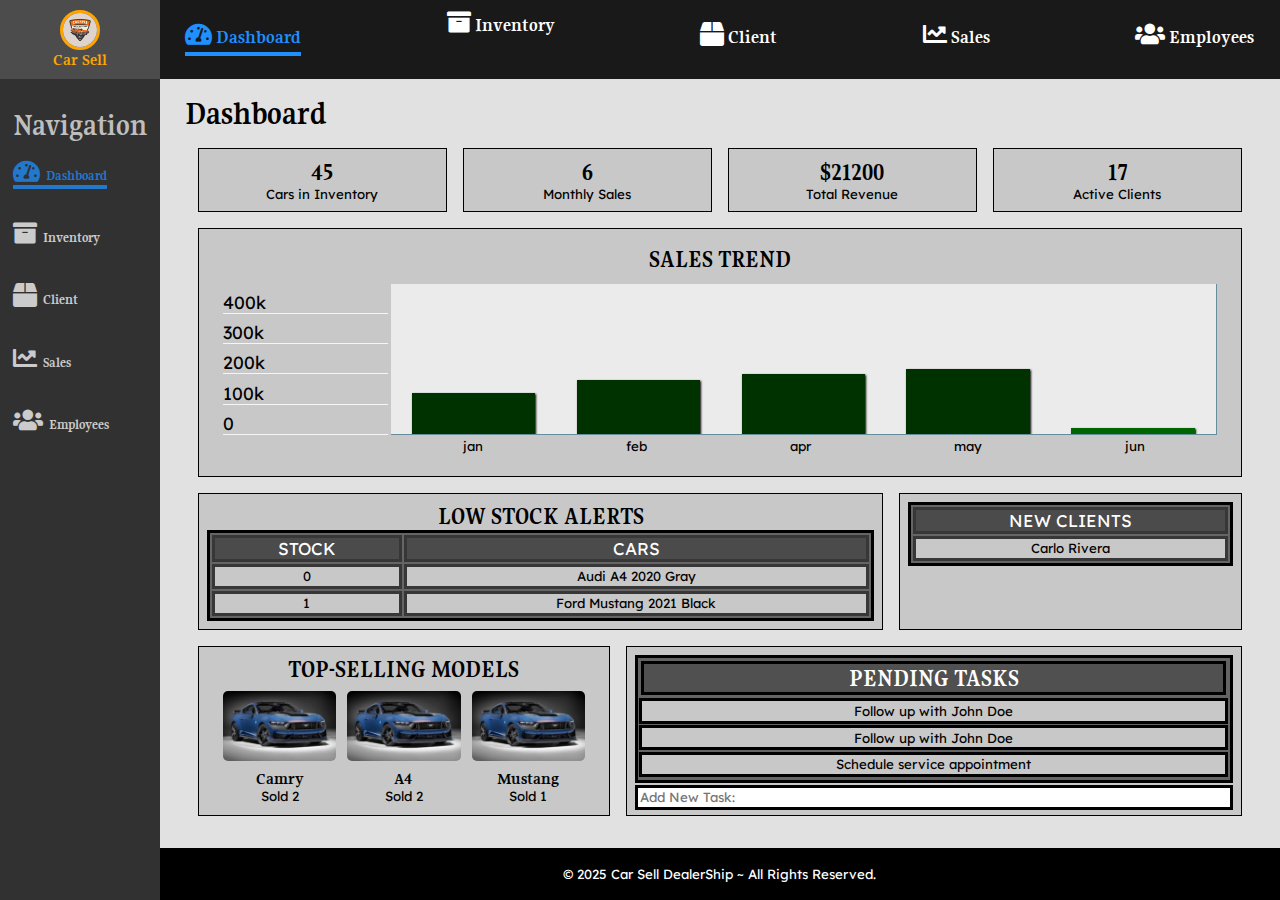
<file: index.html>
<!DOCTYPE html>
<html lang="en">
<head>
  <meta charset="UTF-8" />
    <meta name="viewport" content="width=device-width, initial-scale=1.0">
    <title>Car Sell || Home</title>
    <link rel="stylesheet" href="https://cdnjs.cloudflare.com/ajax/libs/font-awesome/5.14.0/css/all.min.css"/>
    <link rel="stylesheet" href="https://fonts.googleapis.com/css2?family=Material+Symbols+Rounded:opsz,wght,FILL,GRAD@24,400,0,0&icon_names=arrow_forward" />
    <link rel="stylesheet" href="https://cdn.jsdelivr.net/npm/swiper@11/swiper-bundle.min.css"/>
    <link rel="stylesheet" href="./css/layout.css">
    <link rel="stylesheet" href="./css/dashboardLayout.css">
    <link rel="stylesheet" href="./css/components.css">
    <link rel="stylesheet" href="./css/base.css">
    <link rel="stylesheet" href="./css/animations.css">
    <link rel="icon" type="image/png" href="./entities/image/carsell.png">
</head>
<body id="dashboardPage">
  <header class="padding-inline">
    <div class="main-header">
        <div class="logo-div-container" id="inside-logo">
          <img src="./entities/image/carsell.png" alt="Web Logo" id="web-logo"> <h3>Car Sell</h3>
        </div>
        <nav>
            <button onclick="window.location.href='index.html'" class="nav-button active-dashboard-button">
                <span><i class="fas fa-tachometer-alt"></i> Dashboard </span><div class="active-bar active-bar active-dashboard"></div>
            </button>
            <button onclick="window.location.href='./html/inventory.html'" class="nav-button nav-button-color inventory-button">
                <span><i class="fas fa-archive"></i> Inventory </span><br><div class="button-bar inventory-button-bar"></div>
            </button>
            <button onclick="window.location.href='./html/client.html'" class="nav-button nav-button-color client-button">
                <span><i class="fas fa-box"></i> Client </span><div class="button-bar client-button-bar"></div>
            </button>
            <button onclick="window.location.href='./html/sales.html'" class="nav-button nav-button-color sales-button">
                <span><i class="fas fa-chart-line"></i> Sales</span> <div class="button-bar sales-button-bar"></div>
            </button>
            <button onclick="window.location.href='./html/employees.html'" class="nav-button nav-button-color employees-button">
                <span><i class="fas fa-users"></i> Employees </span><div class="button-bar employees-button-bar"></div>
            </button>
            <button id="menu1" class="nav-button burger-nav-button">
                <i class="fas fa-bars"></i>
            </button>
            <button id="menu2" class="nav-button burger-nav-button">
                <i class="fas fa-bars"></i>
            </button>
        </nav>
    </div>
    <div id="menu-bar" class="hidden-nav-bar">
        <button onclick="window.location.href='index.html'" class="nav-button active-dashboard-button">
            <span><i class="fas fa-tachometer-alt"></i> Dashboard </span><div class="active-bar active-bar active-dashboard"></div>
        </button>
        <button onclick="window.location.href='./html/inventory.html'" class="nav-button nav-button-color inventory-button">
            <span><i class="fas fa-archive"></i> Inventory </span><br><div class="button-bar inventory-button-bar"></div>
        </button>
        <button onclick="window.location.href='./html/client.html'" class="nav-button nav-button-color client-button">
            <span><i class="fas fa-box"></i> Client </span><div class="button-bar client-button-bar"></div>
        </button>
        <button onclick="window.location.href='./html/sales.html'" class="nav-button nav-button-color sales-button">
            <span><i class="fas fa-chart-line"></i> Sales</span> <div class="button-bar sales-button-bar"></div>
        </button>
        <button onclick="window.location.href='./html/employees.html'" class="nav-button nav-button-color employees-button">
            <span><i class="fas fa-users"></i> Employees </span><div class="button-bar employees-button-bar"></div>
        </button>
    </div>
  </header>
  <div class="logo-div-container" id="outside-logo">
    <img src="./entities/image/carsell.png" alt="Web Logo" id="web-logo"> <h6>Car Sell</h6>
  </div>
  <article id="side-bar" class="">
    <h4>Navigation</h4>
    <button onclick="window.location.href='index.html'" class="nav-button active-dashboard-button">
        <span><i class="fas fa-tachometer-alt"></i> Dashboard </span><div class="active-bar active-bar active-dashboard"></div>
    </button><br>
    <button onclick="window.location.href='./html/inventory.html'" class="nav-button nav-button-color inventory-button">
        <span><i class="fas fa-archive"></i> Inventory </span><div class="button-bar inventory-button-bar"></div>
    </button><br>
    <button onclick="window.location.href='./html/client.html'" class="nav-button nav-button-color client-button">
        <span><i class="fas fa-box"></i> Client </span><div class="button-bar client-button-bar"></div>
    </button><br>
    <button onclick="window.location.href='./html/sales.html'" class="nav-button nav-button-color sales-button">
        <span><i class="fas fa-chart-line"></i> Sales</span> <div class="button-bar sales-button-bar"></div>
    </button><br>
    <button onclick="window.location.href='./html/employees.html'" class="nav-button nav-button-color employees-button">
        <span><i class="fas fa-users"></i> Employees </span><div class="button-bar employees-button-bar"></div>
    </button>
  </article>
  <main id="main">
    <h1 class="padding-inline">Dashboard</h1>
    <div class="ISRC-container">
      <div class="ISRC-boxes">
        <h4 id="carsInInventoryValue">0</h4>
        <p>Cars in Inventory</p>
      </div>
      <div class="ISRC-boxes">
        <h4 id="monthlySales">0</h4>
        <p>Monthly Sales</p>
      </div>
      <div class="ISRC-boxes">
        <h4>$<span id="totalRevenue">0</span></h4>
        <p>Total Revenue</p>
      </div>
      <div class="ISRC-boxes">
        <h4 id="activeClients">0</h4>
        <p>Active Clients</p>
      </div>
    </div>
    <div class="contain-this-part">
      <div class="ST-LSA-NCTW-container">

        <div class="sales-trend">
          <div class="stat-title"><h4 class="margin-bottom">SALES TREND</h4></div>
          <div class="label-numbers">
            <p>400k</p>
            <p>300k</p>
            <p>200k</p>
            <p>100k</p>
            <p>0</p>
          </div>
          <div class="blank"></div>
          <div class="stat-area">
            <div class="bars"><div class="bar-spacer"></div><div id="salesTrend5th" class="colored-bar"></div></div>
            <div class="bars"><div class="bar-spacer"></div><div id="salesTrend4th" class="colored-bar"></div></div>
            <div class="bars"><div class="bar-spacer"></div><div id="salesTrend3th"class="colored-bar"></div></div>
            <div class="bars"><div class="bar-spacer"></div><div id="salesTrend2th"class="colored-bar"></div></div>
            <div class="bars"><div class="bar-spacer"></div><div id="salesTrend1th"class="colored-bar"></div></div>
          </div>
          <div class="label-labels">
            <p>jan</p>
            <p>feb</p>
            <p>apr</p>
            <p>may</p>
            <p>jun</p>
          </div>
        </div>
          
        <div class="low-stock-alers">
          <h4 class="t-head-title">LOW STOCK ALERTS</h4>
          <table>
            <thead>
              <tr>
                <td class="fit-td">STOCK</td>
                <td>CARS</td>
              </tr>
            </thead>
            <tbody id="lowStockTbody">
            </tbody>
          </table>
        </div>

        <div class="new-clients-this-week">
          <table>
            <thead>
              <tr>
                <td>NEW CLIENTS</td>
              </tr>
            </thead>
            <tbody id="newClientTbody">
            </tbody>
          </table>
        </div>
      </div>

      <div class="TSM-PT-container">
        <div class="top-selling-models">
          <h4 class="margin-bottom">TOP-SELLING MODELS</h4>
          <div class="top-3-cars-container">

            <div id="top1" class="top-3-cars">
              <img src="./entities/image/sedan.png" alt="" class="top-3-cars-img">
              <div class="texts-on-the-side">
                <h6 class="top-3-cars-title">Sedan</h6>
                <p class="top-3-cars-text">Sold 18</p>
              </div>
            </div>

            <div id="top2" class="top-3-cars">
              <img src="./entities/image/suv.png" alt="" class="top-3-cars-img">
              <div class="texts-on-the-side">
                <h6 class="top-3-cars-title">Suv</h6>
                <p class="top-3-cars-text">Sold 14</p>
              </div>
            </div>

            <div id="top3" class="top-3-cars">
              <img src="./entities/image/mustang.png" alt="" class="top-3-cars-img">
              <div class="texts-on-the-side">
                <h6 class="top-3-cars-title">Mustang</h6>
                <p class="top-3-cars-text">Sold 11</p>
              </div>
            </div>

          </div>
        </div>

        <div class="pending-tasks">

          <div class="table-container">
            <div class="table-head">
              <h4>PENDING TASKS</h4>
            </div>
            <div class="table-body">
            </div>
          </div>
            <input type="text" name="" id="newTask" placeholder="Add New Task:">
        </div>
      </div>
    </div>
    
    <div>
      <button id="scrollTopBtn"><p class="up">&#9660;</p></button>
    </div>

    <footer>
      <center>
        <p>&copy; 2025 Car Sell DealerShip ~ All Rights Reserved.</p>
      </center>
    </footer>
  </main>
    <script type="module" src="./js/index.js"></script>
    <script type="module" src="./js/dashboard.js"></script>
</body>
</html>
</file>
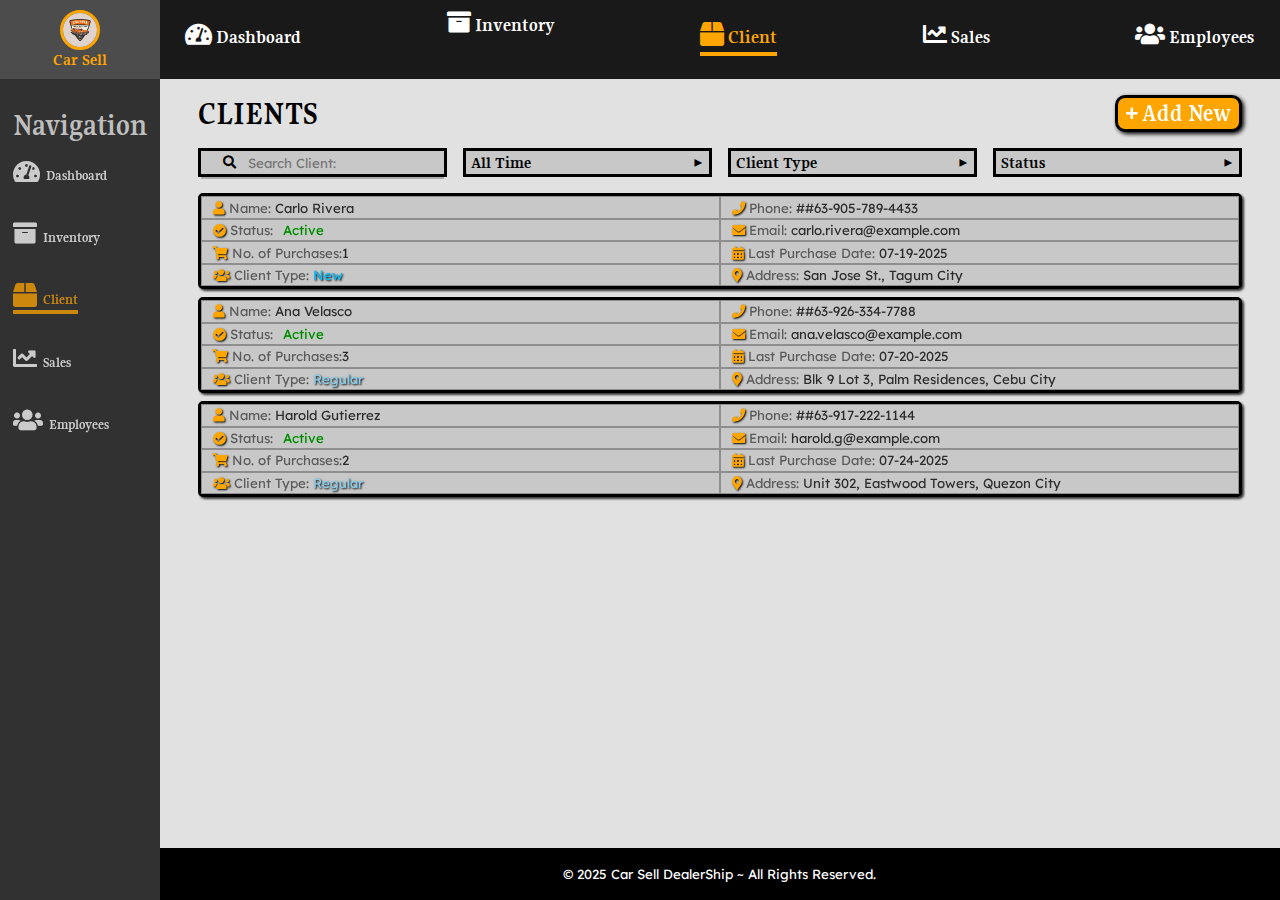
<file: html/client.html>
<!DOCTYPE html>
<html lang="en">
<head>
  <meta charset="UTF-8" />
    <meta name="viewport" content="width=device-width, initial-scale=1.0">
    <title>Car Sell || Clients</title>
    <link rel="stylesheet" href="https://cdnjs.cloudflare.com/ajax/libs/font-awesome/5.14.0/css/all.min.css"/>
    <link rel="stylesheet" href="https://fonts.googleapis.com/css2?family=Material+Symbols+Rounded:opsz,wght,FILL,GRAD@24,400,0,0&icon_names=arrow_forward" />
    <link rel="stylesheet" href="https://cdn.jsdelivr.net/npm/swiper@11/swiper-bundle.min.css"/>
    <link rel="stylesheet" href="../css/layout.css">
    <link rel="stylesheet" href="../css/clientLayout.css">
    <link rel="stylesheet" href="../css/components.css">
    <link rel="stylesheet" href="../css/base.css">
    <link rel="stylesheet" href="../css/animations.css">
    <link rel="icon" type="image/png" href="../entities/image/carsell.png">
</head>
<body id="clientPage">
  <header class="padding-inline">
    <div class="main-header">
        <div class="logo-div-container" id="inside-logo">
          <img src="../entities/image/carsell.png" alt="Web Logo" id="web-logo"> <h3>Car Sell</h3>
        </div>
        <nav>
            <button onclick="window.location.href='../index.html'" class="nav-button nav-button-color dashboard-button">
                <span><i class="fas fa-tachometer-alt"></i> Dashboard </span><div class="button-bar dashboard-button-bar"></div>
            </button>
            <button onclick="window.location.href='inventory.html'" class="nav-button nav-button-color inventory-button">
                <span><i class="fas fa-archive"></i> Inventory </span><br><div class="button-bar inventory-button-bar"></div>
            </button>
            <button onclick="window.location.href='client.html'" class="nav-button active-client-button">
                <span><i class="fas fa-box"></i> Client </span><div class="active-bar active-bar active-client"></div>
            </button>
            <button onclick="window.location.href='sales.html'" class="nav-button nav-button-color sales-button">
                <span><i class="fas fa-chart-line"></i> Sales</span> <div class="button-bar sales-button-bar"></div>
            </button>
            <button onclick="window.location.href='employees.html'" class="nav-button nav-button-color employees-button">
                <span><i class="fas fa-users"></i> Employees </span><div class="button-bar employees-button-bar"></div>
            </button>
            <button id="menu1" class="nav-button burger-nav-button">
                <i class="fas fa-bars"></i>
            </button>
            <button id="menu2" class="nav-button burger-nav-button">
                <i class="fas fa-bars"></i>
            </button>
        </nav>
    </div>
    <div id="menu-bar" class="hidden-nav-bar">
        <button onclick="window.location.href='../index.html'" class="nav-button nav-button-color dashboard-button">
          <span><i class="fas fa-tachometer-alt"></i> Dashboard </span><div class="button-bar dashboard-button-bar"></div>
        </button>
        <button onclick="window.location.href='inventory.html'" class="nav-button nav-button-color inventory-button">
            <span><i class="fas fa-archive"></i> Inventory </span><br><div class="button-bar inventory-button-bar"></div>
        </button>
        <button onclick="window.location.href='client.html'" class="nav-button active-client-button">
          <span><i class="fas fa-box"></i> Client </span><div class="active-bar active-bar active-client"></div>
        </button>
        <button onclick="window.location.href='sales.html'" class="nav-button nav-button-color sales-button">
            <span><i class="fas fa-chart-line"></i> Sales</span> <div class="button-bar sales-button-bar"></div>
        </button>
        <button onclick="window.location.href='employees.html'" class="nav-button nav-button-color employees-button">
            <span><i class="fas fa-users"></i> Employees </span><div class="button-bar employees-button-bar"></div>
        </button>
    </div>
  </header>
  <div class="logo-div-container" id="outside-logo">
    <img src="../entities/image/carsell.png" alt="Web Logo" id="web-logo"> <h6>Car Sell</h6>
  </div>
  <article id="side-bar" class="">
    <h4>Navigation</h4>
    <button onclick="window.location.href='../index.html'" class="nav-button nav-button-color dashboard-button">
      <span><i class="fas fa-tachometer-alt"></i> Dashboard </span><div class="button-bar dashboard-button-bar"></div>
    </button><br>
    <button onclick="window.location.href='inventory.html'" class="nav-button nav-button-color inventory-button">
      <span><i class="fas fa-archive"></i> Inventory </span><div class="button-bar inventory-button-bar"></div>
    </button><br>
    <button onclick="window.location.href='client.html'" class="nav-button active-client-button">
      <span><i class="fas fa-box"></i> Client </span><div class="active-bar active-bar active-client"></div>
    </button><br>
    <button onclick="window.location.href='sales.html'" class="nav-button nav-button-color sales-button">
      <span><i class="fas fa-chart-line"></i> Sales</span> <div class="button-bar sales-button-bar"></div>
    </button><br>
    <button onclick="window.location.href='employees.html'" class="nav-button nav-button-color employees-button">
      <span><i class="fas fa-users"></i> Employees </span><div class="button-bar employees-button-bar"></div>
    </button>
  </article>
  <main id="main">
    <div class="title ">
      <h1 class="">CLIENTS</h1> <button id="add" class="main-btn add"><i class="fa fa-plus"></i> <h4 >Add New</h4></button>
    </div>
    <div class=" main-content">

      <div class="nav-contents">
        <div class="boxes droplist">
          <label class="search-bar">
            <i class="fa fa-search"></i><input id="searchInputClients" type="search" placeholder="Search Client:" autocomplete="on">
          </label>
          <div id="resultsClients" class="autocomplete-results">
          </div>
        </div>

        <div class="boxes droplist">
          <div id="time" class="custom-select" data-show="show-time">
            <h6 class="dropbarTitle">All Time</h6> <p class="left">&#9660;</p>
          </div>
          <div id="timeOption" class="custom-option">
            <div class="custom-option-body">
              <p id="allTimes">All Times</p>
              <p id="thisDay">This Day</p>
              <p id="thisWeek">This Week</p>
              <p id="thisMonth">This Month</p>
              <p id="thisYear">This Year</p>
            </div>
          </div>
        </div>

        <div class="boxes droplist">
          <div id="salesperson" class="custom-select" data-show="show-client-type">
            <h6 class="dropbarTitle">Client Type</h6> <p class="left">&#9660;</p>
          </div>
          <div id="clientTypeOption" class="custom-option">
            <div class="custom-option-body">
              <p id="newClient">New</p>
              <p id="regular">Regular</p>
              <p id="vip">VIP</p>
              <p id="blacklisted">Blacklisted</p>
            </div>
          </div>
        </div>

        <div class="boxes droplist">
          <div id="progress" class="custom-select" data-show="show-client-status">
            <h6 class="dropbarTitle">Status</h6> <p class="left">&#9660;</p>
          </div>
          <div id="statusOption" class="custom-option">
            <div class="custom-option-body">
              <p id="active">active</p>
              <p id="inactive">Inactive</p>
            </div>
          </div>
        </div>

      </div>


      <div id="inventoryCardContainer" class="cards-container" >
      </div>
    </div>

    <div>
      <div id="form" class="add-new-form boxes">
        <div class="sub-title">
          <button class="main-btn gray back"> <p class="left">&#9660;</p></button>
          <h3>New Client</h3>
          <h3></h3>
        </div>
        <label>
          <h6>CLIENT NAME:</h6>
          <input id="clientName" type="text" placeholder="Client Name:">
        </label>

         <label>
          <h6>SALESMAN:</h6>
          <div class="boxesS droplist">
            <label class="search-bar">
              <input class="searchSalesman" type="search" placeholder="Salesman:" autocomplete="on">
            </label>
            <div class="resultsFormSalesman autocomplete-results">
            </div>
          </div>
        </label>

        <label>
          <h6>VEHECLE:</h6>
          <div class="boxesS droplist">
            <label class="search-bar">
              <input class="searchInputVehecle" type="search" placeholder="Salesman:" autocomplete="on">
            </label>
            <div class="resultsFormVehecle autocomplete-results">
            </div>
          </div>
        </label>

        <div class=" department-container boxes droplist">
          <div id="progress" class="custom-select" data-show="show-client-status">
            <h6 id="clientProcessStatus" class="dropbarTitle">PROCESS STATUS</h6> <p class="left">&#9660;</p>
          </div>
          <div class="custom-option show4">
            <div class="custom-option-body">
              <p>Completed</p>
              <p>In-progress</p>
              <p>Canceled</p>
            </div>
          </div>
        </div>

        <label>
          <h6>NO. OF PURCHASES:</h6>
          <input id="numberOfPurchases" type="text" placeholder="No. Of Purchases:">
        </label>

        <label>
          <h6>PHONE:</h6>
          <input id="phone" type="text" placeholder="Phone:">
        </label>
        <label>
          <h6>EMAIL:</h6>
          <input id="email" type="text" placeholder="Email:">
        </label>
        <label>
          <h6>ADDRESS:</h6>
          <input id="address" type="text" placeholder="Address:">
        </label>
        <div id="total">
          <h4>TOTAL:</h4><h4 class="showTotal">0</h4>
        </div>
        <button id="submitNewClient" class="main-btn add">SUBMIT</button>
      </div>
      <button id="scrollTopBtn"><p class="up">&#9660;</p></button>
    </div>

    <footer>
      <center>
        <p>&copy; 2025 Car Sell DealerShip ~ All Rights Reserved.</p>
      </center>
    </footer>
  </main>
  
  <div class="client-bought" id="boughtForm">
    <div class="sub-title">
      <button class="main-btn gray backInfo"> <p class="left">&#9660;</p></button>
      <h3></h3>
    </div>
    <h6>BUY ANOTHER</h6>
    <label>
      <h6>SALESMAN:</h6>
      <div class="boxesS droplist">
        <label class="search-bar">
          <input class="searchSalesman" type="search" placeholder="Salesman:" autocomplete="on">
        </label>
        <div class="resultsFormSalesman autocomplete-results">
        </div>
      </div>
    </label>
    <label>
      <h6>VEHECLE:</h6>
      <div class="boxesS droplist">
        <label class="search-bar">
          <input class="searchInputVehecle" type="search" placeholder="Salesman:" autocomplete="on">
        </label>
        <div class="resultsFormVehecle autocomplete-results">
        </div>
      </div>
    </label>
    <div class=" department-container boxes droplist">
      <div id="progress" class="custom-select" data-show="show-client-status">
        <h6>PROCESS STATUS: <span id="ClientProcessStatus" class="dropbarTitle"></span></h6> <p class="left">&#9660;</p>
      </div>
      <div class="custom-option show4">
        <div class="custom-option-body">
          <p id="active">Completed</p>
          <p id="inactive">In-progress</p>
          <p id="inactive">Canceled</p>
        </div>
      </div>
    </div>
    <label>
      <h6>NO. OF PURCHASES:</h6>
      <input id="quantityPurchase" type="text" placeholder="No. Of Purchases:">
    </label>
    <div id="total">
      <h6>TOTAL:</h6><h6 class="showTotal">0</h6>
    </div>
    <h6>CHANGE STATUS OR CLIENT TYPE</h6>

    <div class=" department-container boxes droplist">
      <div id="progress" class="custom-select" data-show="show-client-status">
        <h6>CLIENT TYPE: <span id="formClientType" class="dropbarTitle"></span></h6> <p class="left">&#9660;</p>
      </div>
      <div class="custom-option show4">
        <div class="custom-option-body">
          <p>New</p>
          <p>Regular</p>
          <p>VIP</p>
          <p>Blacklisted</p>
        </div>
      </div>
    </div>
    <div class=" department-container boxes droplist">
      <div id="progress" class="custom-select" data-show="show-client-status">
        <h6>STATUS: <span id="formStatus" class="dropbarTitle"></span></h6> <p class="left">&#9660;</p>
      </div>
      <div class="custom-option show4">
        <div class="custom-option-body">
          <p>Active</p>
          <p>Inactive</p>
          <p>Banned</p>
        </div>
      </div>
    </div>
    <div id="form-btn">
      <button class="main-btn green-bg" id="sold">SOLD</button>
      <button class="main-btn yellow-bg" id="Change">CHANGE</button>
    </div>
    
  </div>
  <script type="module" src="../js/index.js"></script>
  <script type="module" src="../js/client.js"></script>
</body>
</html>
</file>
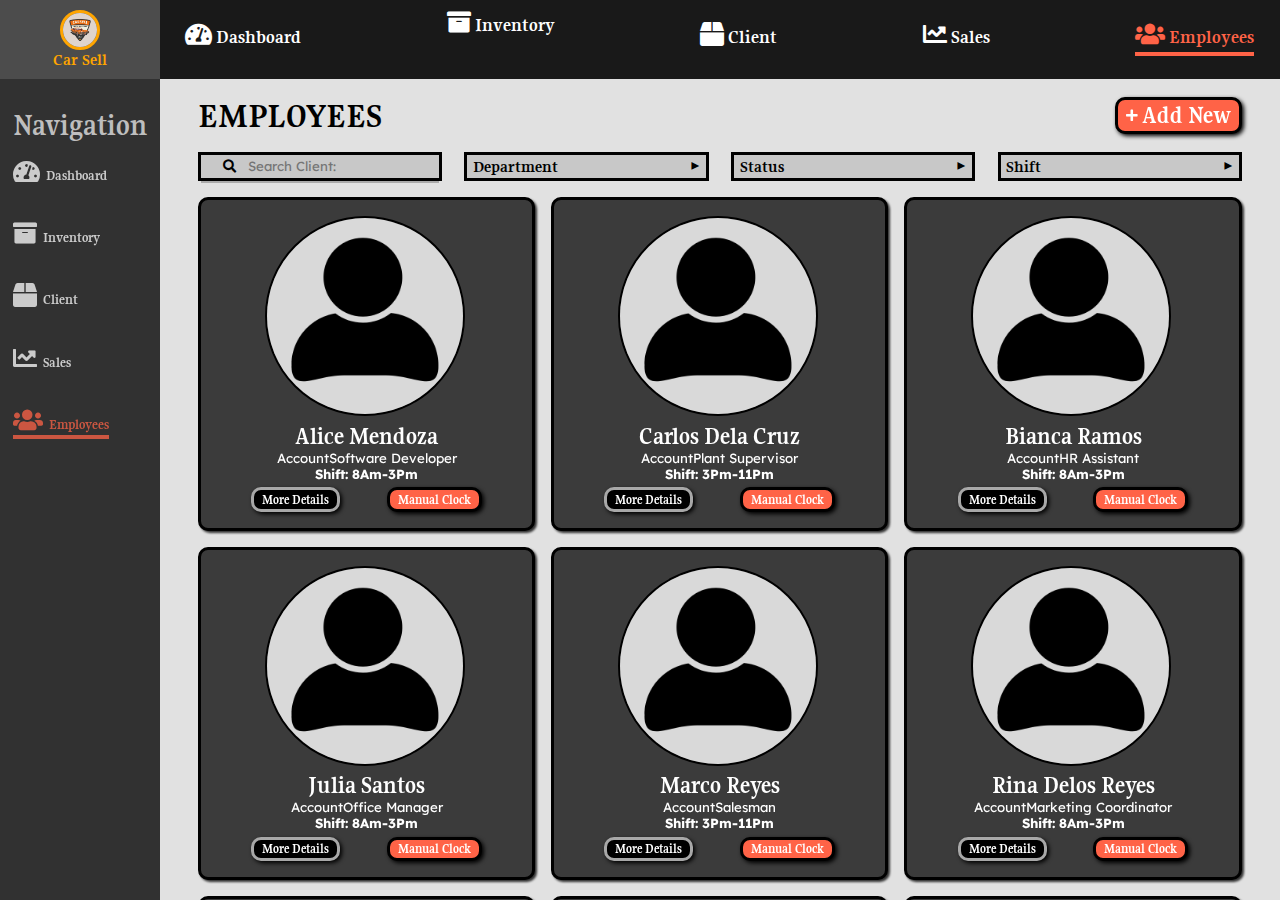
<file: html/employees.html>
<!DOCTYPE html>
<html lang="en">
<head>
  <meta charset="UTF-8" />
    <meta name="viewport" content="width=device-width, initial-scale=1.0">
    <title>Car Sell || Employees</title>
    <link rel="stylesheet" href="https://cdnjs.cloudflare.com/ajax/libs/font-awesome/5.14.0/css/all.min.css"/>
    <link rel="stylesheet" href="https://fonts.googleapis.com/css2?family=Material+Symbols+Rounded:opsz,wght,FILL,GRAD@24,400,0,0&icon_names=arrow_forward" />
    <link rel="stylesheet" href="https://cdn.jsdelivr.net/npm/swiper@11/swiper-bundle.min.css"/>
    <link rel="stylesheet" href="../css/layout.css">
    <link rel="stylesheet" href="../css/employeesLayout.css">
    <link rel="stylesheet" href="../css/components.css">
    <link rel="stylesheet" href="../css/base.css">
    <link rel="stylesheet" href="../css/animations.css">
    <link rel="icon" type="image/png" href="../entities/image/carsell.png">
</head>
<body id="employeePage">
  
  <header class="padding-inline">
    <div class="main-header">
        <div class="logo-div-container" id="inside-logo">
          <img src="../entities/image/carsell.png" alt="Web Logo" id="web-logo"> <h3>Car Sell</h3>
        </div>
        <nav>
            <button onclick="window.location.href='../index.html'" class="nav-button nav-button-color dashboard-button">
                <span><i class="fas fa-tachometer-alt"></i> Dashboard </span><div class="button-bar dashboard-button-bar"></div>
            </button>
            <button onclick="window.location.href='inventory.html'" class="nav-button nav-button-color inventory-button">
                <span><i class="fas fa-archive"></i> Inventory </span><br><div class="button-bar inventory-button-bar"></div>
            </button>
            <button onclick="window.location.href='client.html'" class="nav-button nav-button-color client-button">
                <span><i class="fas fa-box"></i> Client </span><div class="button-bar client-button-bar"></div>
            </button>
            <button onclick="window.location.href='sales.html'" class="nav-button nav-button-color sales-button">
                <span><i class="fas fa-chart-line"></i> Sales</span> <div class="button-bar sales-button-bar"></div>
            </button>
            <button onclick="window.location.href='employees.html'" class="nav-button active-employees-button">
                <span><i class="fas fa-users"></i> Employees </span><div class="active-bar active-bar active-employees"></div>
            </button>
            <button id="menu1" class="nav-button burger-nav-button">
                <i class="fas fa-bars"></i>
            </button>
            <button id="menu2" class="nav-button burger-nav-button">
                <i class="fas fa-bars"></i>
            </button>
        </nav>
    </div>
    <div id="menu-bar" class="hidden-nav-bar">
        <button onclick="window.location.href='../index.html'" class="nav-button nav-button-color dashboard-button">
          <span><i class="fas fa-tachometer-alt"></i> Dashboard </span><div class="button-bar dashboard-button-bar"></div>
        </button>
        <button onclick="window.location.href='inventory.html'" class="nav-button nav-button-color inventory-button">
            <span><i class="fas fa-archive"></i> Inventory </span><br><div class="button-bar inventory-button-bar"></div>
        </button>
        <button onclick="window.location.href='client.html'" class="nav-button nav-button-color client-button">
            <span><i class="fas fa-box"></i> Client </span><div class="button-bar client-button-bar"></div>
        </button>
        <button onclick="window.location.href='sales.html'" class="nav-button nav-button-color sales-button">
            <span><i class="fas fa-chart-line"></i> Sales</span> <div class="button-bar sales-button-bar"></div>
        </button>
        <button onclick="window.location.href='employees.html'" class="nav-button active-employees-button">
          <span><i class="fas fa-users"></i> Employees </span><div class="active-bar active-bar active-employees"></div>
        </button>
    </div>
  </header>

  <div class="logo-div-container" id="outside-logo">
    <img src="../entities/image/carsell.png" alt="Web Logo" id="web-logo"> <h6>Car Sell</h6>
  </div>

  <article id="side-bar" class="">
    <h4>Navigation</h4>
    <button onclick="window.location.href='../index.html'" class="nav-button nav-button-color dashboard-button">
      <span><i class="fas fa-tachometer-alt"></i> Dashboard </span><div class="button-bar dashboard-button-bar"></div>
    </button><br>
    <button onclick="window.location.href='inventory.html'" class="nav-button nav-button-color inventory-button">
        <span><i class="fas fa-archive"></i> Inventory </span><div class="button-bar inventory-button-bar"></div>
    </button><br>
    <button onclick="window.location.href='client.html'" class="nav-button nav-button-color client-button">
        <span><i class="fas fa-box"></i> Client </span><div class="button-bar client-button-bar"></div>
    </button><br>
    <button onclick="window.location.href='sales.html'" class="nav-button nav-button-color sales-button">
        <span><i class="fas fa-chart-line"></i> Sales</span> <div class="button-bar sales-button-bar"></div>
    </button><br>
    <button onclick="window.location.href='employees.html'" class="nav-button active-employees-button">
      <span><i class="fas fa-users"></i> Employees </span><div class="active-bar active-bar active-employees"></div>
    </button>
  </article>

  <main id="main">
    <div class="title">
      <h2>EMPLOYEES</h2> <button id="add" class="main-btn add"><i class="fa fa-plus"></i> <h4>Add New</h4></button>
    </div>
    <div class="main-content">
      <div class="nav-contents">

        <div class="boxes drop-box">
          <label class="search-bar">
            <i class="fa fa-search"></i><input id="searchInputEmployees" type="search" placeholder="Search Client:" autocomplete="on">
          </label>
          <div id="resultsEmployees" class="autocomplete-results">
          </div>
        </div>

        <div  class="department-container boxes drop-box">
          <div id="departmentContainer" class="custom-select" data-show="show-department">
            <h6 class="dropbarTitle">Department</h6> <p class="left">&#9660;</p>
          </div>
          <div id="departmentOption" class="custom-option">
            <div class="custom-option-body">
              <p id="Administration">Administration</p>
              <p id="Sales">Sales</p>
              <p id="Marketing">Marketing</p>
              <p id="Finance">Finance</p>
              <p id="CustomerSupport">Customer Support</p>
              <p id="Mechanics">Mechanics</p>
              <p id="Drivers">Drivers</p>
              <p id="Logistics">Logistics</p>
              <p id="HumanResources">Human Resources</p>
              <p id="ITSupport">IT Support</p>
              <p id="Security">Security</p>
              <p id="Cleaning&Maintenance">Cleaning & Maintenance</p>
            </div>
          </div>
        </div>

        <div class="status-container boxes drop-box">
          <div id="statusContainer" class="custom-select" data-show="show-status">
            <h6 class="dropbarTitle">Status</h6> <p class="left">&#9660;</p>
          </div>
          <div id="statusOption" class="custom-option">
            <div class="custom-option-body">
              <p id="Active">Active</p>
              <p id="On Leave">On Leave</p>
              <p id="Suspended">Suspended</p>
              <p id="Terminated">Terminated</p>
              <p id="Training">Training</p>
              <p id="Resigned">Resigned</p>
              <p id="Probationary">Probationary</p>
              <p id="Retired">Retired</p>
            </div>
          </div>
        </div>
      
        <div class="shift-container boxes drop-box">
          <div id="shiftContainer" class="custom-select" data-show="show">
            <h6 class="dropbarTitle">Shift</h6> <p class="left">&#9660;</p>
          </div>
          <div id="shiftOption" class="custom-option">
            <div class="custom-option-body">
              <p  id="amShift">Shift: 8Am-3Pm</p>
              <p  id="pmShift">Shift: 3Pm-11Pm</p>
            </div>
          </div>
        </div>

      </div>  

      <div class="show-employees">
      </div>
    </div>
    <div>
      <div id="form" class="add-new-form boxes">
        <div class="sub-title">
          <button class="main-btn gray back"> <p class="left">&#9660;</p></button>
          <h3>NEW EMPLOYEE</h3>
          <h3></h3>
        </div>
        <label>
          <h6>FULL NAME:</h6>
          <input id="name" type="text" placeholder="Full Name:">
        </label>
        <label>
          <h6>EMPLOYEE ID:</h6>
          <input id="employeeId" type="text" placeholder="Emoloyee ID:">
        </label>
        <label>
          <h6>AGE:</h6>
          <input id="age" type="text" placeholder="Age:">
        </label>
        <label>
          <h6>DATE OF BIRTH:</h6>
          <input id="birthDate" type="date">
        </label>

        <div class="radio-container">
          <h6>GENDER:</h6>
          <div>
            <label><input type="radio" name="gender" value="Male"> Male</label> 
            <label><input type="radio" name="gender" value="Female"> Female</label>
          </div>
        </div>
        <div class="radio-container">
          <h6>CIVIL STATUS:</h6>
          <div>
            <label><input type="radio" name="civilStatus" value="Single"> Single</label> 
            <label><input type="radio" name="civilStatus" value="Married"> Married</label>
          </div>
        </div>
        
        <label>
          <h6>NATIONALITY:</h6>
          <input id="nationality" type="text" placeholder="Nationality:">
        </label>
        <label>
          <h6>CONTACT NUMBER:</h6>
          <input id="contactNumber" type="number" placeholder="Contact Number:">
        </label>
        <label>
          <h6>EMERGENCY CONTACT NUMBER:</h6>
          <input id="emergencyContactNumber" type="text" placeholder="Emergency Contact Number:">
        </label>
        <label>
          <h6>EMAIL ADDRESS:</h6>
          <input id="emailAddress" type="text" placeholder="Email Address:">
        </label>
        <label>
          <h6>CURRENT ADDRESS:</h6>
          <input id="currentAddress" type="text" placeholder="Current Address:">
        </label>
        <label>
          <h6>DATE HIRED:</h6>
          <input id="dateHired" type="date" placeholder="Date Hired:">
        </label>

        <div  class="department-container boxes drop-box">
          <div id="departmentContainer" class="custom-select" data-show="show-form-dropdown">
            <h6 id="employeeStatus" class="dropbarTitle">EMPLOYEE STATUS</h6> <p class="left">&#9660;</p>
          </div>
          <div class="show4 custom-option">
            <div class="custom-option-body">
              <p>Regular</p>
              <p>Provation</p>
              <p>Contracted</p>
              <p>Part-Time</p>
            </div>
          </div>
        </div>

        <label>
          <h6>MANAGER:</h6>
          <div class="boxesS droplist">
            <label class="search-bar">
              <input id="manager" type="search" placeholder="Salesman:" autocomplete="on">
            </label>
            <div class=" autocomplete-results z2">
            </div>
          </div>
        </label>

        <div  class="department-container boxes drop-box">
          <div id="departmentContainer" class="custom-select" data-show="show-department">
            <h6 id="department" class="dropbarTitle">DEPARTMENT</h6> <p class="left">&#9660;</p>
          </div>
          <div id="departmentOption" class="custom-option">
            <div class="custom-option-body">
              <p id="Administration">Administration</p>
              <p id="Sales">Sales</p>
              <p id="Marketing">Marketing</p>
              <p id="Finance">Finance</p>
              <p id="CustomerSupport">Customer Support</p>
              <p id="Mechanics">Mechanics</p>
              <p id="Drivers">Drivers</p>
              <p id="Logistics">Logistics</p>
              <p id="HumanResources">Human Resources</p>
              <p id="ITSupport">IT Support</p>
              <p id="Security">Security</p>
              <p id="Cleaning&Maintenance">Cleaning & Maintenance</p>
            </div>
          </div>
        </div>

        <label>
          <h6>POSITION:</h6>
          <div class="boxesS droplist">
            <label class="search-bar">
              <input id="position" type="search" placeholder="Salesman:" autocomplete="on">
            </label>
            <div class=" autocomplete-results z2">
            </div>
          </div>
        </label>

        <div  class="department-container boxes drop-box">
          <div id="departmentContainer" class="custom-select" data-show="show-form-dropdown">
            <p id="shift" class="dropbarTitle">SHIFT</p> <p class="left">&#9660;</p>
          </div>
          <div class="show4 custom-option">
            <div class="custom-option-body">
              <p>Shift: 8Am-3Pm</p>
              <p>Shift: 3Pm-11Pm</p>
            </div>
          </div>
        </div>

        <label>
          <h6>WORK LOCATION:</h6>
          <div class="boxesS droplist">
            <label class="search-bar">
              <input id="workLocation" type="search" placeholder="Salesman:" autocomplete="on">
            </label>
            <div class=" autocomplete-results z2">
            </div>
          </div>
        </label>

        <div  class="department-container boxes drop-box">
          <div id="departmentContainer" class="custom-select" data-show="show-form-dropdown">
            <h6 id="employeeType" class="dropbarTitle">EMPLOYEE TYPE</h6> <p class="left">&#9660;</p>
          </div>
          <div class="show4 custom-option">
            <div class="custom-option-body">
              <p>Office Stuff</p>
              <p>Factory Worker</p>
              <p>Field Personel</p>
              <p>Remote</p>
            </div>
          </div>
        </div>
        
        <label>
          <h6>SSS:</h6>
          <input id="sss" type="text" placeholder="SSS:">
        </label>
        <label>
          <h6>TIN:</h6>
          <input id="tin" type="text" placeholder="Tin:">
        </label>
        <label>
          <h6>PHILHEALTH:</h6>
          <input id="philHealth" type="text" placeholder="PhilHealth:">
        </label>
        <label>
          <h6>PAG-IBIG:</h6>
          <input id="pagIbig" type="text" placeholder="Pag-IBIG:">
        </label>
        <label>
          <h6>NATIONAL ID:</h6>
          <input id="nationalId" type="text" placeholder="National ID:">
        </label>
        <label>
          <h6>BASIC SALARY:</h6>
          <input id="basicSalary" type="text" placeholder="Basic Salary:">
        </label>

        <div  class="department-container boxes drop-box">
          <div id="departmentContainer" class="custom-select" data-show="show-form-dropdown">
            <h6 id="payType" class="dropbarTitle">PAY TYPE</h6> <p class="left">&#9660;</p>
          </div>
          <div class="show4 custom-option">
            <div class="custom-option-body">
              <p>Monthly</p>
              <p>Every 2nd Week</p>
              <p>Weekly</p>
            </div>
          </div>
        </div>

        <label>
          <h6>PAYROLL CHANNEL:</h6>
          <div class="boxesS droplist">
            <label class="search-bar">
              <input id="payrollChannel" type="search" placeholder="Salesman:" autocomplete="on">
            </label>
            <div class=" autocomplete-results z2">
            </div>
          </div>
        </label>

        <label>
          <h6>SALARY LEVEL:</h6>
          <div class="boxesS droplist">
            <label class="search-bar">
              <input id="salaryLevel" type="search" placeholder="Salesman:" autocomplete="on">
            </label>
            <div class=" autocomplete-results z2">
            </div>
          </div>
        </label>

        <label>
          <h6>ALLOWANCES:</h6>
          <div class="boxesS droplist">
            <label class="search-bar">
              <input id="allowances" type="search" placeholder="Salesman:" autocomplete="on">
            </label>
            <div class=" autocomplete-results z2">
            </div>
          </div>
        </label>
        
        <div  class="department-container boxes drop-box">
          <div id="departmentContainer" class="custom-select" data-show="show-form-dropdown">
            <h6 id="status" class="dropbarTitle">STATUS</h6> <p class="left">&#9660;</p>
          </div>
          <div class="show4 custom-option">
            <div class="custom-option-body">
              <p>Active</p>
              <p>Inactive</p>
              <p>Terminated</p>
              <p>Resigned</p>
            </div>
          </div>
        </div>

        <label>
          <h6>REMARKS:</h6>
          <input id="remarks" type="text" placeholder="Remarks:">
        </label>

        <label>
          <h6>EMAIL FOR LOGIN:</h6>
          <input id="loginEmail" type="text" placeholder="Email For Login:">
        </label>

        <div  class="department-container boxes drop-box">
          <div id="departmentContainer" class="custom-select" data-show="show-form-dropdown">
            <h6 id="systemRole" class="dropbarTitle">SYSTEM ROLE</h6> <p class="left">&#9660;</p>
          </div>
          <div class="show4 custom-option">
            <div class="custom-option-body">
              <p>Admin</p>
              <p>Employee</p>
              <p>Manager</p>
            </div>
          </div>
        </div>

        <label>
          <h6>PASSWORD:</h6>
          <input id="password" type="text" placeholder="Password:">
        </label>

        <label>
          <h6>ACCESS PERMISSION:</h6>
          <div class="boxesS droplist">
            <label class="search-bar">
              <input id="accessPermissions" type="search" placeholder="Salesman:" autocomplete="on">
            </label>
            <div class=" autocomplete-results z2">
            </div>
          </div>
        </label>

        <button id="submitNewEmployee" class="main-btn add">SUBMIT</button>
      </div>
      <button id="scrollTopBtn"><p class="up">&#9660;</p></button>
    </div>
    <footer>
      <center>
        <p>&copy; 2025 Car Sell DealerShip ~ All Rights Reserved.</p>
      </center>
    </footer>
  </main>

  <div id="form2" class="employee-information">
    <div class="sub-title">
      <button class="main-btn gray backInfo"> <p class="left">&#9660;</p></button>
      <h3></h3>
    </div>
    <h6>EDIT EMPLOYEE DATA</h6>
    <div class="contain-employee-information">
      <label for="employeeName">
        <h6>NAME:</h6>
        <input type="text" id="EmployeeName"> 
      </label>
      <label for="employeeName">
        <h6>AGE:</h6>
        <input type="number" id="EmployeeAge">
      </label>
      <div class="gender-container">
        <h6>GENDER:</h6>
        <div class="gender-box">
          <span><p>MALE:</p><input type="radio" name="EmployeeGender" value="Male"></span>
          <span><p>FEMALE:</p><input type="radio" name="EmployeeGender" value="Female"></span>
        </div>
      </div>
      <label for="employeeName">
        <h6>EMPLOYEE ID:</h6>
        <input type="text" id="EmployeeId">
      </label>
      <label for="employeeName">
        <h6>BIRTDATE:</h6>
        <input type="date" id="EmployeeBirthdate">
      </label>
      <div  class="department-container boxes drop-box">
          <div id="departmentContainer" class="custom-select" data-show="show-form-dropdown">
            <p>SIVIL STATUS: <span id="EmployeeSivilStatus" class="dropbarTitle"></span></p> <p class="left">&#9660;</p>
          </div>
          <div class="show4 custom-option">
            <div class="custom-option-body">
              <p>Single</p>
              <p>Married</p>
            </div>
          </div>
        </div>
        <label for="employeeName">
        <h6>NATIONALITY:</h6>
        <input type="text" id="EmployeeNationality">
      </label>
      <label for="employeeName">
        <h6>CONTACT NUMBER:</h6>
        <input type="number" id="EmployeeContactNumber">
      </label>
      <label for="employeeName">
        <h6>EMERGENCY CONTACT NO:</h6>
        <input type="number" id="EmployeeEmergencyContactNumber">
      </label>
      <label for="employeeName">
        <h6>EMAIL ADDRESS:</h6>
        <input type="text" id="EmployeeEmailAddress">
      </label>
      <label for="employeeName">
        <h6>CURRENT ADDRESS:</h6>
        <input type="text" id="EmployeeCurrentAddress">
      </label>
      <label for="employeeName">
        <h6>DATE HIRED:</h6>
        <input type="date" id="EmployeeDateHired">
      </label>
      <div  class="department-container boxes drop-box">
          <div id="departmentContainer" class="custom-select" data-show="show-form-dropdown">
            <p>EMPLOYEE STATUS: <span id="EmployeeStatus" class="dropbarTitle"></span></p> <p class="left">&#9660;</p>
          </div>
          <div class="show4 custom-option">
            <div class="custom-option-body">
              <p>Regular</p>
              <p>Provation</p>
              <p>Contracted</p>
              <p>Part-Time</p>
            </div>
          </div>
        </div>
      <label>
        <h6>POSITION:</h6>
        <div class="boxesS droplist">
          <label class="search-bar">
            <input id="EmployeePosition" type="search" placeholder="Salesman:" autocomplete="on">
          </label>
          <div class=" autocomplete-results z2">
          </div>
        </div>
      </label>


      <div  class="department-container boxes drop-box">
          <div id="departmentContainer" class="custom-select" data-show="show-form-dropdown">
            <p>DEPARTMENT: <span id="EmployeeDepartment" class="dropbarTitle"></span></p> <p class="left">&#9660;</p>
          </div>
          <div class="show4 custom-option">
            <div class="custom-option-body">
              <p>Administration</p>
              <p>Sales</p>
              <p>Marketing</p>
              <p>Finance</p>
              <p>Customer Support</p>
              <p>Mechanics</p>
              <p>Drivers</p>
              <p>Logistics</p>
              <p>Human Resources</p>
              <p>IT Support</p>
              <p>Security</p>
              <p>Cleaning & Maintenance</p>
            </div>
          </div>
      </div>
      <label>
        <h6>MANAGER:</h6>
        <div class="boxesS droplist">
          <label class="search-bar">
            <input id="EmployeeManager" type="search" placeholder="Salesman:" autocomplete="on">
          </label>
          <div class=" autocomplete-results z2">
          </div>
        </div>
      </label>


      <div  class="department-container boxes drop-box">
          <div id="departmentContainer" class="custom-select" data-show="show-form-dropdown">
            <p id="EmployeeShift" class="dropbarTitle">SHIFT</p> <p class="left">&#9660;</p>
          </div>
          <div class="show4 custom-option">
            <div class="custom-option-body">
              <p>Shift: 8Am-3Pm</p>
              <p>Shift: 3Pm-11Pm</p>
            </div>
          </div>
      </div>
      <label>
        <h6>WORK LOCATION:</h6>
        <div class="boxesS droplist">
          <label class="search-bar">
            <input id="EmployeeWorkLocation" type="search" placeholder="Salesman:" autocomplete="on">
          </label>
          <div class=" autocomplete-results z2">
          </div>
        </div>
      </label>


      <div  class="department-container boxes drop-box">
          <div id="departmentContainer" class="custom-select" data-show="show-form-dropdown">
            <p>EMPLOYEE TYPE: <span id="EmployeeType" class="dropbarTitle"></span></p> <p class="left">&#9660;</p>
          </div>
          <div class="show4 custom-option">
            <div class="custom-option-body">
              <p>Office Stuff</p>
              <p>Factory Worker</p>
              <p>Field Personel</p>
              <p>Remote</p>
            </div>
          </div>
      </div>
      <label for="employeeName">
        <h6>SSS:</h6>
        <input type="text" id="EmployeeSSS">
      </label>
      <label for="employeeName">
        <h6>TIN:</h6>
        <input type="text" id="EmployeeTIN">
      </label>
      <label for="employeeName">
        <h6>PHILHEALTH:</h6>
        <input type="text" id="EmployeePhilHealth">
      </label>
      <label for="employeeName">
        <h6>PAG-IBIG:</h6>
        <input type="text" id="EmployeePagIbig">
      </label>
      <label for="employeeName">
        <h6>NATIONAL ID:</h6>
        <input type="text" id="EmployeeNationalId">
      </label>
      <label for="employeeName">
        <h6>BASIC SALARY:</h6>
        <input type="text" id="EmployeeBasicSalary">
      </label>
      <div  class="department-container boxes drop-box">
          <div id="departmentContainer" class="custom-select" data-show="show-form-dropdown">
            <p>PAY TYPE: <span id="EmployeePayType" class="dropbarTitle"></span></p> <p class="left">&#9660;</p>
          </div>
          <div class="show4 custom-option">
            <div class="custom-option-body">
              <p>Monthly</p>
              <p>Every 2nd Week</p>
              <p>Weekly</p>
            </div>
          </div>
      </div>
      <label>
        <h6>PAYROLL CHANNEL:</h6>
        <div class="boxesS droplist">
          <label class="search-bar">
            <input id="EmployeePayrollChannel" type="search" placeholder="Salesman:" autocomplete="on">
          </label>
          <div class=" autocomplete-results z2">
          </div>
        </div>
      </label>
      <label>
        <h6>SALARY LEVEL:</h6>
        <div class="boxesS droplist">
          <label class="search-bar">
            <input id="EmployeeSalaryLevel" type="search" placeholder="Salesman:" autocomplete="on">
          </label>
          <div class=" autocomplete-results z2">
          </div>
        </div>
      </label>


      <div  class="department-container boxes drop-box">
          <div id="departmentContainer" class="custom-select" data-show="show-form-dropdown">
            <p>DEDUCTION: <span id="EmployeeDeduction" class="dropbarTitle"></span></p> <p class="left">&#9660;</p>
          </div>
          <div class="show4 custom-option">
            <div class="custom-option-body">
              <p>None</p>
              <p>Absences</p>
              <p>Advance</p>
            </div>
          </div>
      </div>
      <label>
        <h6>ALLOWANCES:</h6>
        <div class="boxesS droplist">
          <label class="search-bar">
            <input id="EmployeeAllowance" type="search" placeholder="Salesman:" autocomplete="on">
          </label>
          <div class=" autocomplete-results z2">
          </div>
        </div>
      </label>


      <div  class="department-container boxes drop-box">
          <div id="departmentContainer" class="custom-select" data-show="show-form-dropdown">
            <p>STATUS: <span id="STATUS" class="dropbarTitle"></span></p> <p class="left">&#9660;</p>
          </div>
          <div class="show4 custom-option">
            <div class="custom-option-body">
              <p>Active</p>
              <p>Inactive</p>
              <p>Terminated</p>
              <p>Resigned</p>
            </div>
          </div>
      </div>
      <label for="employeeName">
        <h6>SEPARATION DATE:</h6>
        <input type="text" id="EmployeeSeparationDate">
      </label>
      <label for="employeeName">
        <h6>REMARKS:</h6>
        <input type="text" id="EmployeeRemarks">
      </label>
      <label>
        <h6>ACCESS PERMISSION:</h6>
        <div class="boxesS droplist">
          <label class="search-bar">
            <input id="EmployeeAccessPermission" type="search" placeholder="Salesman:" autocomplete="on">
          </label>
          <div class=" autocomplete-results z2">
          </div>
        </div>
      </label>
      <div  class="department-container boxes drop-box">
          <div id="departmentContainer" class="custom-select" data-show="show-form-dropdown">
            <p>SYSTEM ROLE: <span id="EmployeeSystemRole" class="dropbarTitle"></span></p> <p class="left">&#9660;</p>
          </div>
          <div class="show4 custom-option">
            <div class="custom-option-body">
              <p>Admin</p>
              <p>Employee</p>
              <p>Manager</p>
            </div>
          </div>
      </div>
      <label for="employeeName">
        <h6>EMAIL FOR LOGIN:</h6>
        <input type="text" id="EmployeeEmailForLogin">
      </label>
      <label for="employeeName">
        <h6>PASSWORD:</h6>
        <input type="text" id="employeePassword">
      </label>
    </div>

    <button class="main-btn orange-bg" id="save">SAVE CHANGES</button>
  </div>
  <div id="clock" class="manual-clock-in-out">
    <div class="sub-title">
      <button class="main-btn gray backInfo"> <p class="left">&#9660;</p></button>
      <h3></h3>
    </div>
    <h6>CLOCK IN & OUT</h6>
    <label for="AdminsPassword">
        <p>ADMINS PASSWORD:</p>
        <input type="text" id="AdminsPassword">
      </label>
      <label for="EmployeesClockPassword">
        <p>EMPLOYEES PASSWORD:</p>
        <input type="text" id="EmployeesClockPassword">
      </label>
      <div class="clockin-clockout-buttons">
        <button class="main-btn green-bg" id="clockIn">CLOCK IN</button> 
        <button class="main-btn orange-bg" id="clockOut">CLOCK OUT</button>
      </div>
  </div>

  <script type="module" src="../js/index.js"></script>
  <script type="module" src="../js/employee.js"></script>
</body>
</html>
</file>
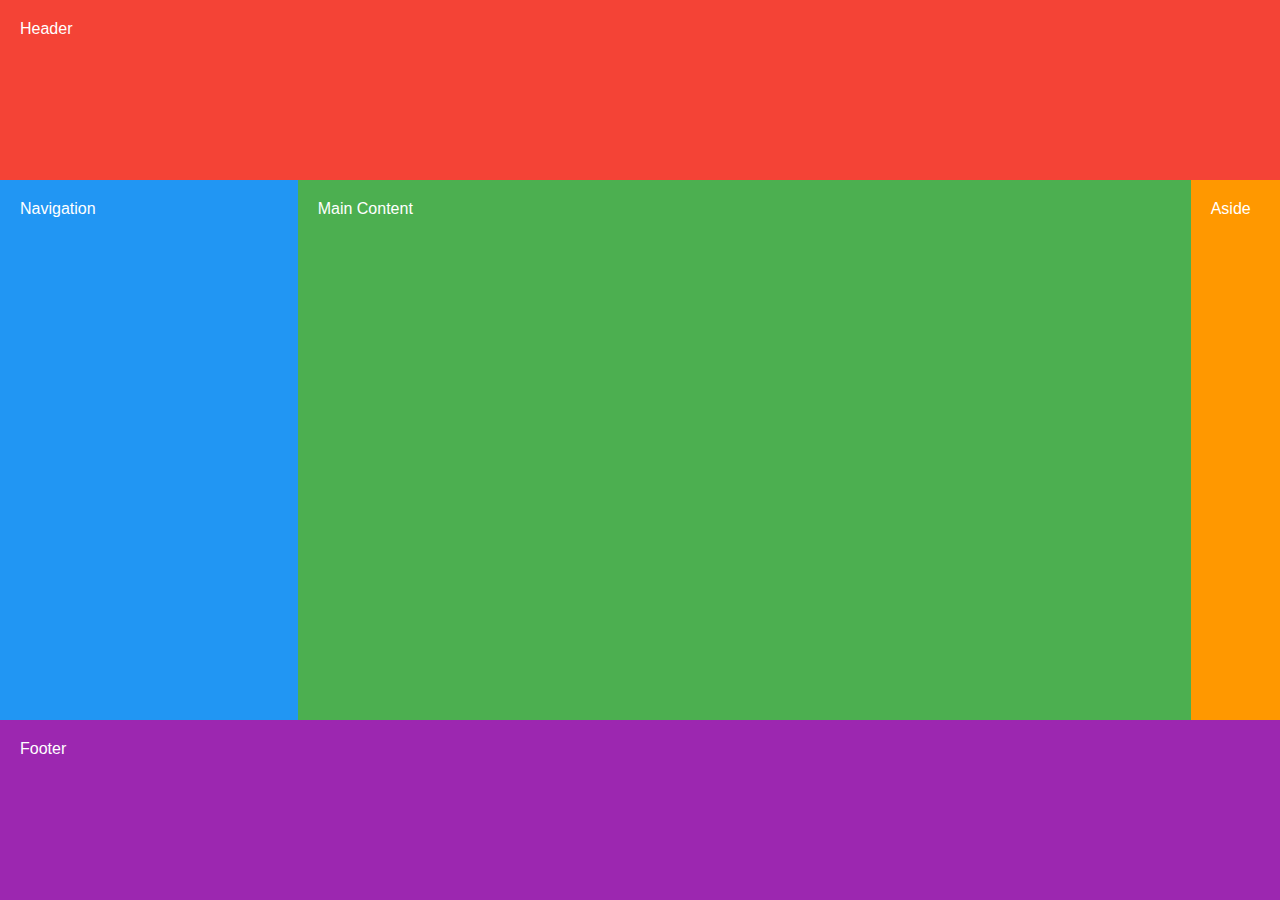
<file: html/indexReference.html>
<!DOCTYPE html>
<html lang="en">
<head>
  <meta charset="UTF-8" />
  <meta name="viewport" content="width=device-width, initial-scale=1.0" />
  <title>Responsive Layout</title>
  <link rel="stylesheet" href="../css/styleReference.css" />
  <link rel="icon" type="image/png" href="./entities/image/carsell.png">
</head>
<body>
  <header>Header</header>
  <nav>Navigation</nav>
  <main>Main Content</main>
  <aside>Aside</aside>
  <footer>Footer</footer>
</body>
</html>
</file>
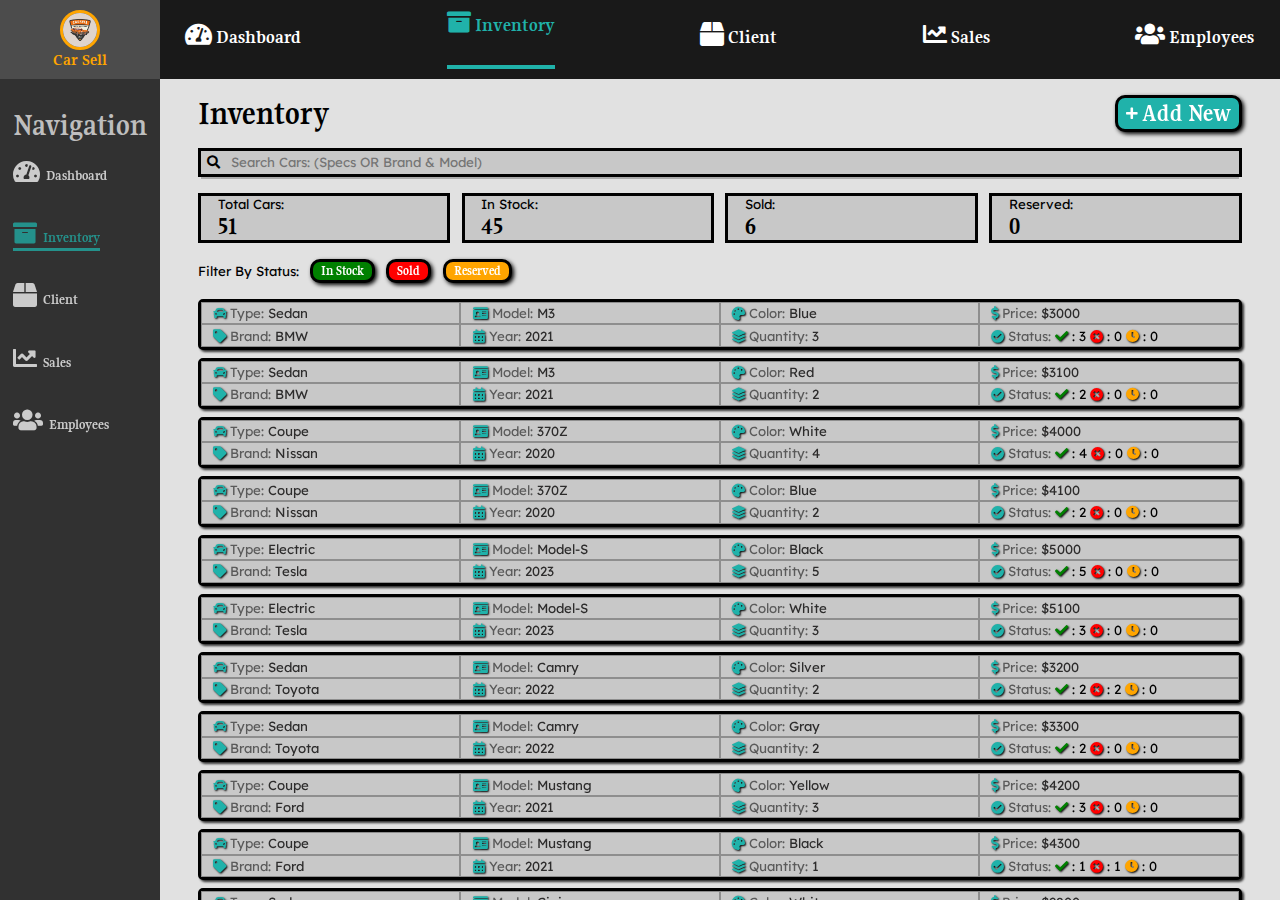
<file: html/inventory.html>
<!DOCTYPE html>
<html lang="en">
<head>
  <meta charset="UTF-8" />
    <meta name="viewport" content="width=device-width, initial-scale=1.0">
    <title>Car Sell || Inventory</title>
    <link rel="stylesheet" href="https://cdnjs.cloudflare.com/ajax/libs/font-awesome/5.14.0/css/all.min.css"/>
    <link rel="stylesheet" href="https://fonts.googleapis.com/css2?family=Material+Symbols+Rounded:opsz,wght,FILL,GRAD@24,400,0,0&icon_names=arrow_forward" />
    <link rel="stylesheet" href="https://cdn.jsdelivr.net/npm/swiper@11/swiper-bundle.min.css"/>
    <link rel="stylesheet" href="../css/layout.css">
    <link rel="stylesheet" href="../css/inventoryLayout.css">
    <link rel="stylesheet" href="../css/components.css">
    <link rel="stylesheet" href="../css/base.css">
    <link rel="stylesheet" href="../css/animations.css">
    <link rel="icon" type="image/png" href="../entities/image/carsell.png">
</head>
<body id="inventoryPage">
  <header class="padding-inline">
    <div class="main-header">
        <div class="logo-div-container" id="inside-logo">
          <img src="../entities/image/carsell.png" alt="Web Logo" id="web-logo"> <h3>Car Sell</h3>
        </div>
        <nav>
            <button onclick="window.location.href='../index.html'" class="nav-button nav-button-color dashboard-button">
                <span><i class="fas fa-tachometer-alt"></i> Dashboard </span><div class="button-bar dashboard-button-bar"></div>
            </button>
            <button onclick="window.location.href='inventory.html'" class="nav-button active-inventory-button ">
                <span><i class="fas fa-archive"></i> Inventory </span><br><div class="active-bar active-inventory "></div>
            </button>
            <button onclick="window.location.href='client.html'" class="nav-button nav-button-color client-button">
                <span><i class="fas fa-box"></i> Client </span><div class="button-bar client-button-bar"></div>
            </button>
            <button onclick="window.location.href='sales.html'" class="nav-button nav-button-color sales-button">
                <span><i class="fas fa-chart-line"></i> Sales</span> <div class="button-bar sales-button-bar"></div>
            </button>
            <button onclick="window.location.href='employees.html'" class="nav-button nav-button-color employees-button">
                <span><i class="fas fa-users"></i> Employees </span><div class="button-bar employees-button-bar"></div>
            </button>
            <button id="menu1" class="nav-button burger-nav-button">
                <i class="fas fa-bars"></i>
            </button>
            <button id="menu2" class="nav-button burger-nav-button">
                <i class="fas fa-bars"></i>
            </button>
        </nav>
    </div>
    <div id="menu-bar" class="hidden-nav-bar">
        <button onclick="window.location.href='../index.html'" class="nav-button nav-button-color dashboard-button">
            <span><i class="fas fa-tachometer-alt"></i> Dashboard </span><div class="button-bar dashboard-button-bar"></div>
        </button>
        <button onclick="window.location.href='inventory.html'" class="nav-button active-inventory-button">
            <span><i class="fas fa-archive"></i> Inventory </span><br><div class="active-bar active-inventory"></div>
        </button>
        <button onclick="window.location.href='client.html'" class="nav-button nav-button-color client-button">
            <span><i class="fas fa-box"></i> Client </span><div class="button-bar client-button-bar"></div>
        </button>
        <button onclick="window.location.href='sales.html'" class="nav-button nav-button-color sales-button">
            <span><i class="fas fa-chart-line"></i> Sales</span> <div class="button-bar sales-button-bar"></div>
        </button>
        <button onclick="window.location.href='employees.html'" class="nav-button nav-button-color employees-button">
            <span><i class="fas fa-users"></i> Employees </span><div class="button-bar employees-button-bar"></div>
        </button>
    </div>
  </header>
  <div class="logo-div-container" id="outside-logo">
    <img src="../entities/image/carsell.png" alt="Web Logo" id="web-logo"> <h6>Car Sell</h6>
  </div>
  <article id="side-bar" class="">
    <h4>Navigation</h4>
    <button onclick="window.location.href='../index.html'" class="nav-button nav-button-color dashboard-button">
      <span><i class="fas fa-tachometer-alt"></i> Dashboard </span><div class="button-bar dashboard-button-bar"></div>
    </button><br>
    <button onclick="window.location.href='inventory.html'" class="nav-button active-inventory-button">
      <span><i class="fas fa-archive"></i> Inventory </span><div class="active-bar active-inventory"></div>
    </button><br>
    <button onclick="window.location.href='client.html'" class="nav-button nav-button-color client-button">
        <span><i class="fas fa-box"></i> Client </span><div class="button-bar client-button-bar"></div>
    </button><br>
    <button onclick="window.location.href='sales.html'" class="nav-button nav-button-color sales-button">
        <span><i class="fas fa-chart-line"></i> Sales</span> <div class="button-bar sales-button-bar"></div>
    </button><br>
    <button onclick="window.location.href='employees.html'" class="nav-button nav-button-color employees-button">
        <span><i class="fas fa-users"></i> Employees </span><div class="button-bar employees-button-bar"></div>
    </button>
  </article>
  <main id="main">
    <div class="title ">
      <h1 class="">Inventory</h1> <button id="add" class="main-btn add"><i class="fa fa-plus"></i> <h4>Add New</h4></button>
    </div>
    <div class=" main-content">
      <div class="boxes droplist">
          <label class="search-bar">
            <i class="fa fa-search"></i><input id="searchInputInventory" type="search" placeholder="Search Cars: (Specs OR Brand & Model)" autocomplete="on">
          </label>
          <div id="resultsInventory" class="autocomplete-results">
          </div>
        </div>
      <div class="over-view">
        <div class="over-view-boxes boxes">
          <p>Total Cars:</p><h4 id="totalCars">0</h4>
        </div>
        <div class="over-view-boxes boxes">
          <p>In Stock:</p><h4 id="inStockTotal">0</h4>
        </div>
        <div class="over-view-boxes boxes">
          <p>Sold:</p><h4 id="soldTotal">0</h4>
        </div>
        <div class="over-view-boxes boxes">
          <p>Reserved:</p><h4 id="reservedTotal">0</h4>
        </div>
      </div>

      <div class="filter">
        <p>Filter By Status:</p>
        <button class="main-btn instock">In Stock</button>
        <button class="main-btn sold">Sold</button>
        <button class="main-btn reserved">Reserved</button>
      </div>


      <div id="inventoryCardContainer"class="cards-container" >
        
      </div>

    </div>
    <div>
      <div id="form" class="add-new-form boxes">
        <div class="sub-title">
          <button class="main-btn gray back"> <p class="left">&#9660;</p></button>
          <h3>New Car</h3>
          <h3></h3>
        </div>
        <label>
          <h6>TYPE:</h6>
          <input id="type" type="text" placeholder="Type:">
        </label>
        <label>
          <h6>BRAND:</h6>
          <input id="brand" type="text" placeholder="Brand:">
        </label>
        <label>
          <h6>MODEL:</h6>
          <input id="model" type="text" placeholder="Model:">
        </label>
        <label>
          <h6>YEAR:</h6>
          <input id="year" type="number" placeholder="Year:">
        </label>
        <label>
          <h6>COLOR:</h6>
          <input id="color" type="text" placeholder="Color:">
        </label>
        <label>
          <h6>QUANTITY:</h6>
          <input id="quantity" type="number" placeholder="Quantity:">
        </label>
        <label>
          <h6>PRICE:</h6>
          <input id="price" type="text" placeholder="Price:">
        </label>
        <button id="submitNewCar" class="main-btn add">SUBMIT</button>
      </div>
      <button id="scrollTopBtn"><p class="up">&#9660;</p></button>
    </div>

    
    <footer>
      <center>
        <p>&copy; 2025 Car Sell DealerShip ~ All Rights Reserved.</p>
      </center>
    </footer>
  </main>

  <div class="new-stock-form" id="stockForm">
    <div class="sub-title">
      <button class="main-btn gray backInfo"> <p class="left">&#9660;</p></button>
      <h3></h3>
    </div>
    <h4>ADD NEW STOCK</h4>
    <label for="EmployeesClockPassword">
        <p>QUANTITY:</p>
        <input type="number" id="carQuantity">
      </label>
      <button class="main-btn green-bg" id="addToStock">ADD TO STOCK</button>
  </div>
  <script type="module" src="../js/index.js"></script>
  <script type="module" src="../js/inventory.js"></script>
</body>
</html>
</file>
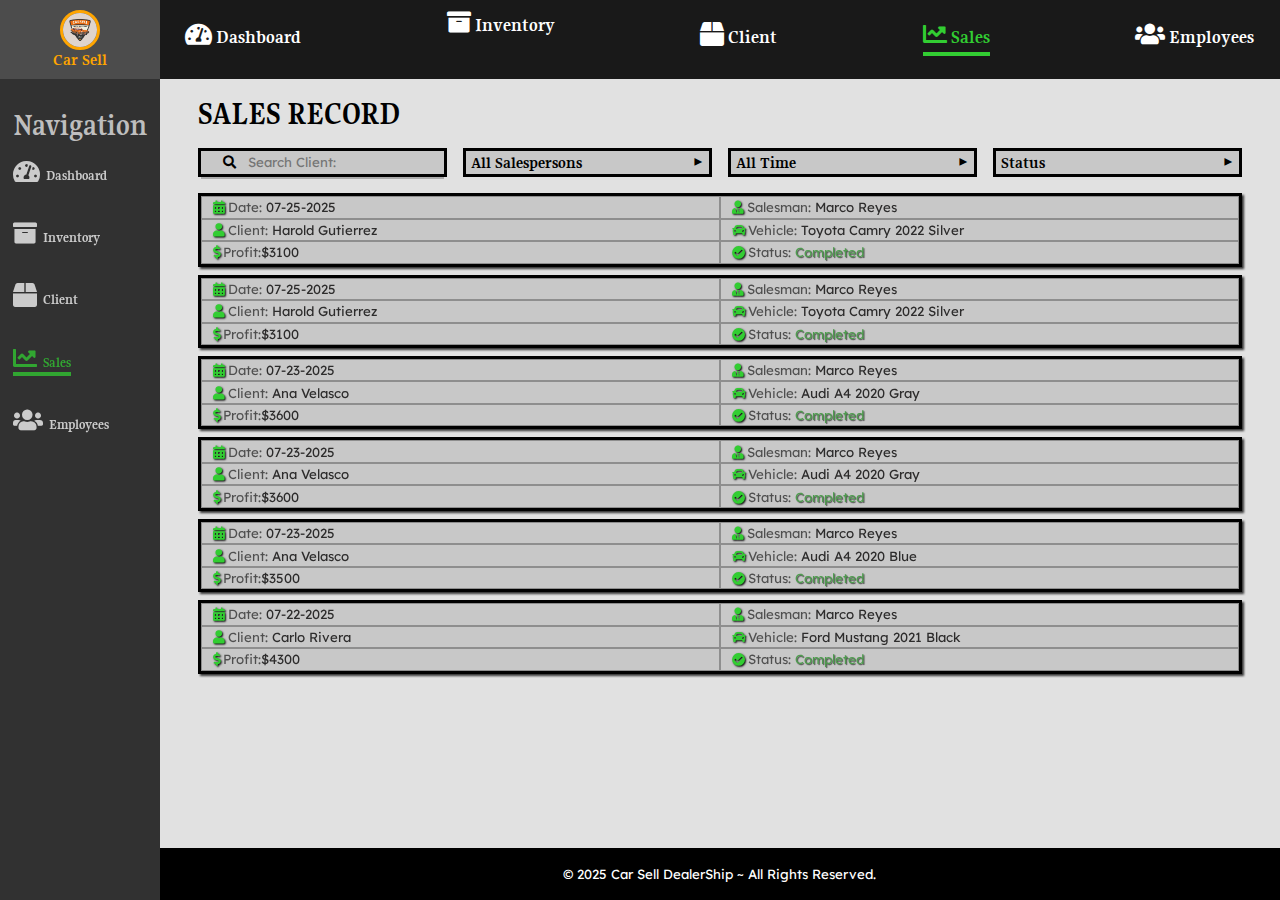
<file: html/sales.html>
<!DOCTYPE html>
<html lang="en">
<head>
  <meta charset="UTF-8" />
    <meta name="viewport" content="width=device-width, initial-scale=1.0">
    <title>Car Sell || Sales</title>
    <link rel="stylesheet" href="https://cdnjs.cloudflare.com/ajax/libs/font-awesome/5.14.0/css/all.min.css"/>
    <link rel="stylesheet" href="https://fonts.googleapis.com/css2?family=Material+Symbols+Rounded:opsz,wght,FILL,GRAD@24,400,0,0&icon_names=arrow_forward" />
    <link rel="stylesheet" href="https://cdn.jsdelivr.net/npm/swiper@11/swiper-bundle.min.css"/>
    <link rel="stylesheet" href="../css/layout.css">
    <link rel="stylesheet" href="../css/salesLayout.css">
    <link rel="stylesheet" href="../css/components.css">
    <link rel="stylesheet" href="../css/base.css">
    <link rel="stylesheet" href="../css/animations.css">
    <link rel="icon" type="image/png" href="../entities/image/carsell.png">
</head>
<body id="salesPage">
  <header class="padding-inline">
    <div class="main-header">
        <div class="logo-div-container" id="inside-logo">
          <img src="../entities/image/carsell.png" alt="Web Logo" id="web-logo"> <h3>Car Sell</h3>
        </div>
        <nav>
            <button onclick="window.location.href='../index.html'" class="nav-button nav-button-color dashboard-button">
                <span><i class="fas fa-tachometer-alt"></i> Dashboard </span><div class="button-bar dashboard-button-bar"></div>
            </button>
            <button onclick="window.location.href='inventory.html'" class="nav-button nav-button-color inventory-button">
                <span><i class="fas fa-archive"></i> Inventory </span><br><div class="button-bar inventory-button-bar"></div>
            </button>
            <button onclick="window.location.href='client.html'" class="nav-button nav-button-color client-button">
                <span><i class="fas fa-box"></i> Client </span><div class="button-bar client-button-bar"></div>
            </button>
            <button onclick="window.location.href='sales.html'" class="nav-button active-sales-button">
                <span><i class="fas fa-chart-line"></i> Sales</span> <div class="active-bar active-bar active-sales"></div>
            </button>
            <button onclick="window.location.href='employees.html'" class="nav-button nav-button-color employees-button">
                <span><i class="fas fa-users"></i> Employees </span><div class="button-bar employees-button-bar"></div>
            </button>
            <button id="menu1" class="nav-button burger-nav-button">
                <i class="fas fa-bars"></i>
            </button>
            <button id="menu2" class="nav-button burger-nav-button">
                <i class="fas fa-bars"></i>
            </button>
        </nav>
    </div>
    <div id="menu-bar" class="hidden-nav-bar">
        <button onclick="window.location.href='../index.html'" class="nav-button nav-button-color dashboard-button">
          <span><i class="fas fa-tachometer-alt"></i> Dashboard </span><div class="button-bar dashboard-button-bar"></div>
        </button>
        <button onclick="window.location.href='inventory.html'" class="nav-button nav-button-color inventory-button">
            <span><i class="fas fa-archive"></i> Inventory </span><br><div class="button-bar inventory-button-bar"></div>
        </button>
        <button onclick="window.location.href='client.html'" class="nav-button nav-button-color client-button">
            <span><i class="fas fa-box"></i> Client </span><div class="button-bar client-button-bar"></div>
        </button>
        <button onclick="window.location.href='sales.html'" class="nav-button active-sales-button">
          <span><i class="fas fa-chart-line"></i> Sales</span> <div class="active-bar active-bar active-sales"></div>
        </button>
        <button onclick="window.location.href='employees.html'" class="nav-button nav-button-color employees-button">
            <span><i class="fas fa-users"></i> Employees </span><div class="button-bar employees-button-bar"></div>
        </button>
    </div>
  </header>
  <div class="logo-div-container" id="outside-logo">
    <img src="../entities/image/carsell.png" alt="Web Logo" id="web-logo"> <h6>Car Sell</h6>
  </div>
  <article id="side-bar" class="">
    <h4>Navigation</h4>
    <button onclick="window.location.href='../index.html'" class="nav-button nav-button-color dashboard-button">
      <span><i class="fas fa-tachometer-alt"></i> Dashboard </span><div class="button-bar dashboard-button-bar"></div>
    </button><br>
    <button onclick="window.location.href='inventory.html'" class="nav-button nav-button-color inventory-button">
        <span><i class="fas fa-archive"></i> Inventory </span><div class="button-bar inventory-button-bar"></div>
    </button><br>
    <button onclick="window.location.href='client.html'" class="nav-button nav-button-color client-button">
        <span><i class="fas fa-box"></i> Client </span><div class="button-bar client-button-bar"></div>
    </button><br>
    <button onclick="window.location.href='sales.html'" class="nav-button active-sales-button">
      <span><i class="fas fa-chart-line"></i> Sales</span> <div class="active-bar active-bar active-sales"></div>
    </button><br>
    <button onclick="window.location.href='employees.html'" class="nav-button nav-button-color employees-button">
        <span><i class="fas fa-users"></i> Employees </span><div class="button-bar employees-button-bar"></div>
    </button>
  </article>
  <main id="main">
    <div class="title">
      <h1>SALES RECORD</h1>
    </div>
    <div class="main-content">
      <div class="nav-contents">
        <div class="boxes droplist">
          <label class="search-bar">
            <i class="fa fa-search"></i><input id="searchInputSales" type="search" placeholder="Search Client:" autocomplete="on">
          </label>
          <div id="resultsSales" class="autocomplete-results">

          </div>
        </div>
        

        <div class="boxes droplist">
          <div id="salesperson" class="custom-select" data-show="show-salespersons">
            <h6 class="dropbarTitle">All Salespersons</h6> <p class="left">&#9660;</p>
          </div>
          <div id="salespersonOption" class="custom-option">
            <div class="custom-option-body">
              <p id="johnDoe">John Doe</p>
              <p id="janeDoe">Jane Doe</p>
              <p id="janethDoe">Janeth Doe</p>
              <p id="markGrayson">Mark Grayson</p>
              <p id="gatlingDavis">Gatling Davis</p>
            </div>
          </div>
        </div>

        <div class="boxes droplist">
          <div id="time" class="custom-select" data-show="show-time">
            <h6 class="dropbarTitle">All Time</h6> <p class="left">&#9660;</p>
          </div>
          <div id="timeOption" class="custom-option">
            <div class="custom-option-body">
              <p id="allTimes">All Times</p>
              <p id="thisDay">This Day</p>
              <p id="thisWeek">This Week</p>
              <p id="thisMonth">This Month</p>
              <p id="thisYear">This Year</p>
            </div>
          </div>
        </div>

        <div class="boxes droplist">
          <div id="progress" class="custom-select" data-show="show-progress">
            <h6 class="dropbarTitle">Status</h6> <p class="left">&#9660;</p>
          </div>
          <div id="progressOption" class="custom-option">
            <div class="custom-option-body">
              <p id="completed">completed</p>
              <p id="inprogress">In-Progress</p>
              <p id="cancelled">Canceled</p>
            </div>
          </div>
        </div>

      </div>
      
      <div class="records">
      </div>

    </div>
    <div>
      <button id="scrollTopBtn"><p class="up">&#9660;</p></button>
    </div>
    <footer>
      <center>
        <p>&copy; 2025 Car Sell DealerShip ~ All Rights Reserved.</p>
      </center>
    </footer>
  </main>
  
  
  <!--
  <div id="financialStats" class="box">
      <div id="statsTitle" class="box">Financial Statistics</div>
      
      <div id="statsContainer" class="box">
        <div id="earnedBar" class="statsBar"></div>
        <div id="expensesBar" class="statsBar"></div>
        <div id="taxBar" class="statsBar"></div>
        <div id="profitBar" class="statsBar"></div>
      </div>
    
      <div id="label10k" >10k</div>
      <div id="label50k" >50k</div>
      <div id="label100k" >100k</div>
      <div id="label500k">500k</div>
      <div id="label1m">1m</div>
    
      <div id="valueEarned" >Earned</div>
      <div id="valueExpenses">Shop Expenses</div>
      <div id="valueTax" >Tax</div>
      <div id="valueProfit">Profit</div>
    
      <div id="spacer"></div>
    </div>
  
  -->
    <script type="module" src="../js/index.js"></script>
    <script type="module" src="../js/sales.js"></script>
</body>
</html>
</file>
<file: css/layout.css>
* {
  margin: 0;
  padding: 0;
  box-sizing: border-box;
  color: white;
}
html, body {
  height: 100%;
  overscroll-behavior: none;
}

.padding-inline{padding-inline: 2vw;}
.margin-bottom{margin-bottom: .5rem;}

body{
  display:grid;
  grid-template-rows: max-content 1fr;
}

header{padding: .5vw;background-color: rgb(25, 25, 25);}
.main-header{padding-block: .2rem; display: flex;justify-content: space-between; align-items: center;}
.hidden-nav-bar {
  display: flex;
  justify-content: space-around;
  max-height: 0;
  opacity: .1;
  overflow: hidden;
  transition: all .5s ease;
}

.show-nav {
  opacity: 1;
  max-height: 40px; /* a value large enough to show full menu */
}
.hide-nav{height: 0px;}
main{
  background-color: rgb(225, 225, 225);
  overflow-y: auto;
  overflow-x: hidden;
  overscroll-behavior: contain;
  scrollbar-width: none;          
  -ms-overflow-style: none;
  position: relative;
  height: 100%;
  width: 100%;
}
main::-webkit-scrollbar {
    display: none;
}
.hide-bar::-webkit-scrollbar {
    display: none;
}
main *{
  color: black;
}

#web-logo{width: clamp(35px, 15px + 2vw, 4.9rem);height: clamp(35px, 15px + 2vw, 4.9rem);border-radius: 50%;border: .3vw solid orange;}
.logo-div-container{display: flex;align-items: center;}
#inside-logo{gap: .5rem;}
#outside-logo{display: none;flex-direction: column;justify-content: center; padding-block: .5vw; background-color: rgb(76, 76, 76);}
article{
  display: none;
  max-width: 0px;
  overflow: hidden;
  transition: all .7s ease;
  background-color: rgb(49, 49, 49);
}
.show-article {
  padding: 1vw;
  max-width: 400px; /* aue large enough to show full menu */
}
.hide-article{max-width: 0px;}
article > button{
  margin-block: 1rem;
}
article > h4{
  margin-top: 1rem;
}

footer{background-color: black;padding-block: 2vh;margin: 0;}
footer *{color: white;}

.employee-information{
  position: absolute;
  top: 15%;
  left:5%;
  height: 80%;
  width: 90%;
  background-color:rgb(200, 200, 200);
  z-index: 20;
  padding:.5cqi 1.5cqi;
  display: flex;
  flex-direction: column;
  align-items: center;
  gap: .2rem;
  overflow-x: hidden;
  overflow: auto;
  transform: scale(0);
  transition: all .35s ease;
  border: 2px solid black;
}
.employee-information.show-form {
  transform: scale(1);
}
.employee-information *{
  color: black;
}

.manual-clock-in-out{
  position: absolute;
  align-self: center;
  justify-self: center;
  height: fit-content;
  width: 96%;
  padding: .5rem;
  display: flex;
  flex-direction: column;
  align-items: center;
  gap: .5rem;
  z-index: 20;
  transform: scale(0);
  transition: all .35s ease;
  background-color: #aaa;
  border: 2px solid black;
}
.manual-clock-in-out.show-form {
  transform: scale(1);
}
.new-stock-form.show-form {
  transform: scale(1);
}
.client-bought.show-form {
  transform: scale(1);
}
.new-stock-form{
  position: absolute;
  align-self: center;
  justify-self: center;
  height: fit-content;
  width: 96%;
  padding: .5rem;
  display: flex;
  flex-direction: column;
  align-items: center;
  gap: .5rem;
  z-index: 20;
  transform: scale(0);
  transition: all .55s ease;
  background-color: #aaa;
  border: 2px solid black;
}
.new-stock-form *{
  color: black;
}
.client-bought{
  position: absolute;
  align-self: center;
  justify-self: center;
  height: fit-content;
  width: 96%;
  padding: .5rem;
  display: flex;
  flex-direction: column;
  align-items: center;
  gap: .5rem;
  z-index: 20;
  transform: scale(0);
  transition: all .35s ease;
  background-color: #aaa;
  border: 2px solid black;
}
.client-bought *{
  color: black;
}
.manual-clock-in-out label, .manual-clock-in-out input ,.new-stock-form label, .new-stock-form input, .client-bought label, .client-bought input{ 
  width: 100%;
}
.new-stock-form input, .manual-clock-in-out input, .client-bought input{ 
  color: black;
  width: 100%;
}
/* SM - ≥480px */
@media (min-width: 480px) {
  .manual-clock-in-out, .client-bought, .new-stock-form{
    min-width: 400px;
    max-width: 500px;
    border: 5px solid black;
  }
}
/* MD - ≥768px */
@media (min-width: 768px) {
  .hidden-nav-bar{height: 0px;}
  header{grid-area: header;}
  main{grid-area: main;}
  article{
    display: block; 
    grid-area: article;
  }
  .outside-logo{grid-area: logo;}
  body{
    grid-template-columns: auto 1fr;
    grid-template-rows: auto 1fr;
    grid-template-areas: 
    "article header"
    "article main";
  }
  .employee-information{
    position: absolute;
    top: 20%;
    left:5%;
    height: 70%;
    width: 90%;
  }

}
/* LG - ≥1024px */
@media (min-width: 1024px) {

}
/* XL - ≥1280px */
@media (min-width: 1280px) {
  header{
    display: flex;
    flex-direction: column;
    justify-content: center;
  }
  article{
    padding: 1vw;
    width: fit-content;
    max-width: none; /* <-- IMPORTANT */
    display: block;
  }
  
  #inside-logo{display: none;}
  #outside-logo{display: flex;}
  body {
    grid-template-columns: max-content 1fr;
    grid-template-rows: max-content 1fr;
    grid-template-areas: 
    "logo header"
    "article main";
  }
  .main-header {
    width: 100%;
    display: block;
    flex-direction: column;
    align-items: center;
    justify-content: center;
  }
  nav {
    display: flex;
    justify-content: space-between;
    align-items: center;
    width: 100%;
    height: auto;
  }
  .employee-information{
    position: absolute;
    top: 25%;
    left: calc(163px + .5cqi + 5%);
    height: 60%;
    width: 77%;
  }
}
/* 2K - ≥1440px */
@media (min-width: 1440px) {
  .employee-information{
    position: absolute;
    top: 25%;
    left: calc(163px + .5cqi + 5%);
    height: 60%;
    width: 79%;
  }
}
/* 4K - ≥1920px */
@media (min-width: 1920px) {
  header{display: none;}
  .outside-logo{grid-area: logo;}
  body{
    grid-template-columns: auto 1fr;
    grid-template-rows: auto 1fr;
    grid-template-areas: 
    "logo main"
    "article main";
  }
  article {
    width: fit-content;
    max-width: unset; /* better cross-browser */
    padding: 1vw;
    overflow: visible;
    display: block;
  }
  .employee-information{
    position: absolute;
    top: 15%;
    left: calc(163px + .5cqi + 6%);
    height: 80%;
    width: 80%;
  }
}
/* Beyond - ≥2500px */
@media (min-width: 2500px) {
  .employee-information{
    position: absolute;
    top: 15%;
    height: 80%;
    width: 85%;
  }
}





/*MISILANEOUS ELEMENTS*/
.add{display: flex;align-items: center;gap: .2rem;}
.search-bar{
    display: flex;
    justify-content: left;
    align-items: center;
    padding-left: 2cqi;
    padding-block: .3cqi;
    gap: 1cqi;
    height: 100%;
}
.autocomplete-results {
    margin-top: 3px;
    width: 100%;
    border: 1px solid #aaa;
    max-height: 150px;
    overflow-y: auto;
    position: absolute;
    background: white;
    z-index: 8;
}
.autocomplete-results div {
    padding: 5px;
    cursor: pointer;
}
.autocomplete-results div:hover {
    background: #eee;
}

.search-bar input{
    width: calc(100% - 2cqi - 1cqi);
    background-color: rgba(255, 255, 255, 0);
    border: none;
}
.search-bar input[type="search"] {
  outline: none; /* removes the focus outline */
}
.droplist{
    grid-template-rows: 1fr auto;
    position: relative;
}

.add-new-form{
  position: absolute;
  left: 10%;
  top: 10%;
  width: 80%;
  height: 75%;
  z-index:12;
  background-color: azure;
  padding:1.5cqi;
  display: flex;
  flex-direction: column;
  align-items: center;
  gap: 1cqi;
  transform: scale(0);
  transition: all .35s ease;
  overflow-x: hidden;
  overflow: auto;
}
.add-new-form .boxes{
  background-color: rgb(100, 100, 100);
}
.add-new-form .boxes *{
  color: white;
}
.show-form{
  transform: scale(1);
}
.sub-title{
  position: relative;
  width: 100%;
  display: flex;
  justify-content: space-between;
  align-items: center;
}
.add-new-form h3{
  text-align: center;
}
.add-new-form input{
  width:100%;
}
.add-new-form label{
  width: 100%;
}
.add-new-form button{
  width: fit-content;
}


.radio-container h6{
  text-align: left;
}
.radio-container{
  width: 100%;
}
.radio-container div{
  display: grid;
  grid-template-columns: repeat(auto-fill, minmax(100px, 1fr));
  grid-template-rows: repeat(auto);
}
.radio-container input{
  width: fit-content;
}
.radio-container label{
  width: fit-content;
}
.up{transform: rotateZ(180deg);}
 #scrollTopBtn {
    position: fixed;
    bottom: 20px;
    right: 20px;
    display: none; /* hidden by default */
    flex-direction: column;
    justify-content: center;
    align-items: center;
    padding: 1rem;
    height: 50px;
    width: 50px;
    border:2px solid black;
    background: white;
    color: white;
    border-radius:50%;
    cursor: pointer;
    z-index: 9;
 }

 .dis-scroll{
  overflow: hidden;
 }

.show4{
    transition: all .7s ease;
    z-index: 5;
}
.nav-contents{
    display: grid;
    grid-template-columns: 1fr;
    grid-template-rows: repeat(max-content);
    gap: 2cqi;
}
.department-container{
    width: 100%;
}
.boxesS{
    border: solid black;
    background-color: rgb(235, 235, 235);
}
.boxesS input{
    width: 100%;
}
.boxesS .search-bar{
    padding-inline: .1rem;
}
#total{
  display: flex;
  align-items: center;
  gap: 1cqi;
}

.card{
    display: grid;
    grid-template-columns: 1fr 1fr;
    grid-template-rows: max-content max-content;
    border: solid black;
    background-color: rgb(200, 200, 200);
    border-radius: 5px;
    transition:all .2s ease;
    cursor: pointer;
}.card:hover{
    background-color: rgb(190, 190, 190);
    transform: scale(1.01);
}.card:active{
    background-color: rgb(190, 190, 190);
    transform: scale(1.01);
}
.backInfo{
  background-color: whitesmoke;
}.backInfo:hover{
  background-color: rgb(218, 217, 217);
}

.card, .record, .employee-cards {
  filter: drop-shadow(2px 2px 1px rgb(50, 50, 50));
}


.custom-option *{
  z-index: 50;
}

.z2{
  z-index: 2;
}
</file>
<file: css/dashboardLayout.css>
main{
  container-type: inline-size;
  display: grid;
  grid-template-rows:auto max-content 1fr auto auto;
  gap: 1rem;
  padding-top: 1rem;
}



.ISRC-container{
  display: grid;
  grid-template-rows: repeat(auto);
  margin-inline: 3vw;
  gap: 1rem;
}
.ISRC-boxes{
  display: flex;
  flex-direction: column;
  align-items: center;
  background-color: rgb(200, 200, 200);
  border: .2vh solid black;
  padding-block: 1vh;
}
.contain-this-part{
  display: grid;
  grid-template-rows: repeat(1fr);
}
.ST-LSA-NCTW-container{
  display: grid;
  grid-template-rows: auto 1fr 1fr;
}
.stat-title{
  grid-area:stat-title ;
}
.label-numbers{
  grid-area:label-numbers ;
  display: grid;
  grid-template-rows: repeat(max-content);
  align-items: last baseline;
}
.label-numbers p{
  border-bottom: .2vh solid whitesmoke;
}
.stat-area{
  grid-area:stat-area ;
  background-color: rgb(235, 235, 235);
  border-bottom: .2vh solid rgb(102, 141, 154);
  border-right: .2vh solid rgb(102, 141, 154);
  display: flex;
  justify-content: space-around;
  overflow: hidden;
}
.bars{
  width: 15%;
  height: 100%;
  display: flex;
  flex-direction: column;
}
.bar-spacer, .colored-bar{width: 100%;}
.bar-spacer{flex: 1;}
.colored-bar{height: 30%;box-shadow: 1px 1px 2px black; background-color: aqua;}
.label-labels{
  grid-area:label-labels ;
  display: flex;
  justify-content: space-around;
}
.blank{
  grid-area:blank;
}
.sales-trend{
  display: grid;
  grid-template-columns: 1fr 5fr;
  grid-template-rows:auto 7fr 1fr;
  grid-template-areas: 
  " stat-title stat-title"
  "label-numbers stat-area"
  "blank label-labels";
  background-color: rgb(200, 200, 200);
  border: .2vh solid black;
  gap: .2rem;
  padding: 1rem 1.5rem;
}
#salesTrend5th, #salesTrend4th, #salesTrend3th, #salesTrend2th{
  background-color: rgb(0, 50, 0);
}
#salesTrend1th{
  background-color: rgb(0, 100, 0);
}



.low-stock-alers{
  background-color: rgb(200, 200, 200);
  border: .2vh solid black;
  padding-inline: .5rem;
  padding-block: .5rem;
}
table{
  width: 100%;
}
.year{
  display: none;
}

.new-clients-this-week-client-name-container{
  max-height: 150px;
}
.new-clients-this-week{
  background-color: rgb(200, 200, 200);
  border: .2vh solid black;
  padding-inline: .5rem;
  padding-block: .5rem;
}
.new-clients-this-week-client-name-container{
  padding-inline: 1rem;
  overflow-y: auto;
  overflow-x: hidden;
}
.new-clients-this-week-client-name-container p::before{
  content: "* ";
  font-weight: bolder;
}


.top-selling-models{
  background-color: rgb(200, 200, 200);
  border: .2vh solid black;
  padding-inline: .5rem;
  padding-block: .5rem;
}
.top-3-cars-container{
  display: flex;
  flex-direction: row;
  justify-content: space-between;
  gap: 1cqw;
  margin-inline: 1rem;
}
.top-3-cars{
  display: flex;
  flex-direction: column;
  align-items: center;
  gap: .5rem;
  height: auto;
}
.top-3-cars-img{
  height:50px;
  width: auto;
  border-radius: 5px;
}
.texts-on-the-side{
  text-align: center;
}




.pending-tasks{
  background-color: rgb(200, 200, 200);
  border: .2vh solid black;
  padding-inline: .5rem;
  padding-block: .5rem;
  height: 170px;
}
.table-container,.table-head{
  display: grid;
  grid-template-rows: repeat(auto);
  gap: .1rem;
  width: 100%;
  padding: .1rem;
}
.table-container{
  border: solid black;
  padding: .1rem;
  background-color: rgb(100, 100, 100);
}
.table-head h4{
  background-color: rgb(80, 80, 80);
  border: solid black;
  color: white;
}
.table-body {
  height: 80px;
  overflow-y: auto;
  display: grid;
  grid-template-rows: repeat(auto-fill, minmax(25px, 1fr) );
  gap: .1rem;
  
}
.table-body p{
  border: solid black;
  width: 100%;
  text-align: center;
  background-color: rgb(200, 200, 200);
  padding-block:.1rem ;
  height: fit-content;
  cursor: pointer;
}
.pending-tasks input{
  width: 100%;
  margin-top: .1rem;
  border: solid black;
  padding: .12rem;
}
.addPendingTask{
  display: flex;
  gap: .5rem;
  margin-inline: 1rem;
  align-items: baseline;
}



.contain-this-part{
  display: grid;
  grid-template-rows:1fr max-content;
  gap: 1rem;
  padding-inline: 3vw;
}
.ST-LSA-NCTW-container{
  display: grid;
  grid-template-rows:repeat(1fr);
  gap: 1rem;
}
.TSM-PT-container{
  display: grid;
  grid-template-rows:repeat(auto);
  gap: 1rem;
}

.fit-td{
  width: 70px;
}
td{
  padding-inline: .2rem;
}
thead{
  background-color: rgb(75, 75, 75);
}
thead td{
  color: white;
}
tbody{
  background-color: rgb(200, 200, 200);
}
tbody td{
  padding-block: .1rem;
}
table{
  border: solid black;
  background-color: rgb(102, 100, 100);
}
td{
  border: solid rgb(55, 55, 55);
  text-align: center;
}
/* SM - ≥480px */
@container (min-width: 505px) {
  .top-3-cars-img{
    height:70px;
  }
  .ISRC-container{
    grid-template-columns: 1fr 1fr;
  }
  .sales-trend{
    grid-area:sales-trend ;
  }
  .low-stock-alers{
    grid-area:low-stock-alers ;
    margin-inline: 0;
  }
  .new-clients-this-week{
    grid-area:new-clients-this-week ;
  }
  .ST-LSA-NCTW-container{
    grid-template-columns: 2fr 1fr;
    grid-template-rows:1fr min-content ;
    grid-template-areas: 
    "sales-trend sales-trend"
    "low-stock-alers new-clients-this-week";
  }
}
@container (min-width: 580px) {
  .low-stock-alers-checkbox-container{
    columns: 2;
  }
  .year{
    display: inline-block;
  }
}
/* MD - ≥768px */
@container (min-width: 600px) {
  .texts-on-the-side{
    text-align: center;
  }
  .ISRC-container{
    grid-template-columns:1fr 1fr 1fr 1fr;
  } 
  .top-3-cars-container{
    flex-direction: row;
    justify-content: space-evenly;
  }
  .top-3-cars{
    flex-direction: column;
  }
}
@container (min-width: 800px) {
  .TSM-PT-container{
    grid-template-columns:max-content 1fr;
  }
}
/* LG - ≥1024px */
@container (min-width: 960px) {
  
  .low-stock-alers-checkbox-container{
    max-height: 230px;
  }
  .new-clients-this-week-client-name-container{
    max-height: 150px;
  }
  .top-3-cars-container{
    flex-direction: row;
    justify-content: space-between;
  }
  .top-3-cars{
    flex-direction: column;
  }
  .texts-on-the-side{
    text-align: center;
  }
  .fit-td{
  width: auto;
}

}
/* XL - ≥1280px */
@container (min-width: 1280px) {
  .ST-LSA-NCTW-container{
    grid-template-columns: 1fr max-content;
    grid-template-rows:1fr max-content ;
    grid-template-areas: 
    "sales-trend low-stock-alers"
    "sales-trend new-clients-this-week";
  }
  .low-stock-alers-checkbox-container{max-height: none;height: 90%;}
}
/* 2K - ≥1440px */
@container (min-width: 1440px) {
  .low-stock-alers-checkbox-container{
    columns: 3;
  }
  .low-stock-alers-checkbox{
    width: 90%;
  }
  .contain-this-part{
    grid-template-columns:1fr max-content;
  }
  .ST-LSA-NCTW-container{
    grid-template-columns: 1fr max-content;
    grid-template-rows:1fr max-content ;
    grid-template-areas: 
    "sales-trend sales-trend"
    "low-stock-alers new-clients-this-week";
  }
  .TSM-PT-container{
    grid-template-columns: max-content;
    grid-template-rows:1fr max-content;
  }
  .top-3-cars-container{
    flex-direction: column;
    justify-content: space-around;
    height: 90%;
  }
  .top-3-cars{
    flex-direction: row;
  }
  .top-3-cars-img{
    height:120px;
  }
  .texts-on-the-side{
    text-align: left;
  }
  .texts-on-the-side h6{font-size:2rem ;}
  .texts-on-the-side p{font-size:1.5rem ;font-weight: 300;}
  .ST-LSA-NCTW-container{
    grid-template-columns: 1fr 1fr;
  }
}
/* 4K - ≥1920px */
@container (min-width: 1920px) {
  .top-3-cars-img{
    height:140px;
  }
  .texts-on-the-side h6{font-size:2.5rem ;}
  .texts-on-the-side p{font-size:2rem ;font-weight: 300;}
  .new-clients-this-week-client-name-container{max-height: 220px;}
  .low-stock-alers-checkbox-container{max-height: 220px;}
}
/* Beyond - ≥2500px */
@container (min-width: 2500px) {
  .top-3-cars-img{
    height:250px;
  }
  .texts-on-the-side h6{font-size:4rem ;}
  .texts-on-the-side p{font-size:3.5rem ;font-weight: 300;}
}
</file>
<file: css/components.css>
button{border: none;background:none ; cursor: pointer;}

nav .nav-button{
    display: none; 
    flex-direction: column;
    align-items: center;
    gap: .3vw;
}
.nav-button-color, .nav-button-color *{
    transition: all .5s ease;
    color: white;
}
.button-bar{
    width: 0px;
    height: clamp(3px, 2px + .15vw, 8px);
    background-color: white;
}

.dashboard-button:hover, .dashboard-button:hover *{color:#1E90FF ;}
.inventory-button:hover,.inventory-button:hover *{color:#20B2AA ;}
.client-button:hover,.client-button:hover *{color:#FFA500 ;}
.sales-button:hover, .sales-button:hover *{color:#32CD32 ;}
.employees-button:hover, .employees-button:hover *{color:#FF6347 ;}

.nav-button-color:hover .dashboard-button-bar{background-color:#1E90FF ;width: 100%;}
.nav-button-color:hover .inventory-button-bar{background-color:#20B2AA ;width: 100%;}
.nav-button-color:hover .client-button-bar{background-color:#FFA500 ;width: 100%;}
.nav-button-color:hover .sales-button-bar{background-color:#32CD32 ;width: 100%;}
.nav-button-color:hover .employees-button-bar{background-color:#FF6347 ;width: 100%;}

.active-dashboard-button, .active-dashboard-button * {color:#1E90FF ;}
.active-inventory-button, .active-inventory-button *{color:#20B2AA ;}
.active-client-button, .active-client-button *{color:#FFA500 ;}
.active-sales-button, .active-sales-button *{color:#32CD32 ;}
.active-employees-button, .active-employees-button *{color:#FF6347 ;}

.active-bar{height: clamp(3px, 2px + .15vw, 8px);width: 100%;}
.active-dashboard{background-color:#1E90FF ;}
.active-inventory{background-color:#20B2AA ;}
.active-client{background-color:#FFA500 ;}
.active-sales{background-color:#32CD32 ;}
.active-employees{background-color:#FF6347 ;}

.main-btn{
    border: solid black;
    padding:.1rem .5rem;
    border-radius: 10px;
    transition:all .2s ease;
    filter: drop-shadow(2px 2px 2px black);
}.main-btn:hover{
    transform: scale(1.1);
}.main-btn:active{
    border-color:  #ffffff;
}

.green-bg{
    background-color: #00ff00; color: rgb(0, 0, 0);
    transform: scale(1);
}.green-bg:hover{
    background-color:  #01e401;
    transform: scale(1.1);
}

.red-bg{
    background-color: #ff2600; color: rgb(200, 200, 200);
}.red:hover{
    background-color:  #dc2100;
    transform: scale(1.1);
}

.yellow-bg{
    background-color: yellow; color: rgb(200, 200, 200);
}.yellow-bg:hover{
    background-color: rgb(227, 227, 0);
    transform: scale(1.1);
}

.black-bg{
    transition: all .5s ease; background-color: black; color: white;border:solid rgb(168, 168, 168);
}.black-bg:hover{
    background-color: rgb(31, 31, 31);
}

.orange-bg{
    transition: all .5s ease;background-color: #FF6347;border:solid rgb(0, 0, 0);
}.orange-bg:hover{
    background-color: #ff2600;
}

.gray{background-color: rgb(158, 158, 158);}


.hidden-nav-bar > button > span > i{display: none;}
#menu1{display: block;}
/* SM - ≥480px */
@media (min-width: 480px) {
    .hidden-nav-bar > button > span > i{display: inline-block;}
}
/* MD - ≥768px */
@media (min-width: 768px) {
    #menu1{display: none;}
    #menu2{display: block;}
}
/* LG - ≥1024px */
@media (min-width: 1024px) {

}
/* XL - ≥1280px */
@media (min-width: 1280px) {
    #menu2{display: none;}
    nav .nav-button{display: flex;}
}
/* 2K - ≥1440px */
@media (min-width: 1440px) {

}
/* 4K - ≥1920px */
@media (min-width: 1920px) {

}
/* Beyond - ≥2500px */
@media (min-width: 2500px) {

}
</file>
<file: css/base.css>
@import url('https://fonts.googleapis.com/css2?family=Gupter:wght@400;500;700&family=Lexend:wght@100..900&display=swap');
*{
    margin: 0px;
    padding: 0px;
    box-sizing: border-box;
    font-family: "Lexend", sans-serif;
    font-optical-sizing: auto;
    font-style: normal;
}


h1, h2, h3, h4, h5, h6, button{
    font-family: "Gupter", serif;
    font-weight: 700;
    font-style: normal;
}

.text-center{
    text-align: center;
}

span{font-family: inherit;}

header i, article i{font-size:	clamp(1rem, 1vw, 3rem);}
nav button{font-size: clamp(1rem, 0.95rem + 0.3vw, 1.2rem);}
.hidden-nav-bar button{font-size:	clamp(.7rem, 2.8vw, 3rem);}
article h4{font-size: clamp(1rem, .8rem + 1.5vw, 1.9rem); color: rgb(190, 190, 190);}
article span{font-size: clamp(.8rem, 0.7rem + 0.2vw, 1rem);}
#menu1 i, #menu2 i{font-size:	clamp(1.5rem, 3vw, 6rem);}

h1 {font-size: clamp(2rem, 1.5rem + .4vw, 3rem);}
h2 {font-size: clamp(1.75rem, 1.4rem + 1vw, 2.25rem);}
h3 {font-size: clamp(1.5rem, 1.2rem + .7vw, 1.75rem);}
h4, select{font-size: clamp(1.25rem, 1.1rem + 0.5vw, 1.5rem);}
h5, h6, thead {font-size: clamp(1rem, 0.95rem + 0.15vw, 1.2rem);}
p, .main-btn, tbody ,input,.inner-span i, .title i,option ,div,.search-bar i{
    font-size: clamp(.8rem, 0.75rem + 0.1vw, 1.125rem);
}
i{font-size:clamp(1.2rem, 4vw, 3rem);}
/* .card p{font-size: clamp(.7rem, 0.8rem + 0.1vw, 1.125rem);} */
.logo-div-container >h6,.logo-div-container >h3{color: orange;}

article span{
    display: flex;
    align-items: last baseline;
    gap: .5vw;
    width: fit-content;
    padding-bottom: .2vw;
}
main h4{text-align: center;}


.label-numbers p{font-size: clamp(1rem, 0.95rem + 0.2vw, 2.125rem);}


/* SM - ≥480px */
@media (min-width: 480px) {

}
/* MD - ≥768px */
@media (min-width: 768px) {

}
/* LG - ≥1024px */
@media (min-width: 1024px) {

}
/* XL - ≥1280px */
@media (min-width: 1280px) {
    article button{font-size: clamp(1.1rem, 1rem + .8vw, 3rem);opacity: 0.75;}
    header i, article i{font-size:	clamp(1.5rem, 1vw, 3rem);}
}
/* 2K - ≥1440px */
@media (min-width: 1440px) {

}
/* 4K - ≥1920px */
@media (min-width: 1920px) {

}
/* Beyond - ≥2500px */
@media (min-width: 2500px) {
    
    .label-numbers p{font-size: clamp(2.3rem, 2.25rem + 0.1vw, 3.325rem);}
    article button{font-size: clamp(1.1rem, 1rem + .8vw, 3rem);opacity: 1;}
.logo-div-container h3{font-size: clamp(2.4rem, 1.3rem + 2.5vw, 6.9rem);}

}

@container (min-width: 2500px) {
  article h4{font-size: clamp(2rem, 1.5rem + .7vw, 4rem); color: rgb(190, 190, 190);}
    article span{font-size: clamp(1rem, 1rem + .2vw, 1.75rem);}
    h1 {font-size: clamp(3rem, 2.5rem + .4vw, 5rem);}
    h2 {font-size: clamp(2.75rem, 2.4rem + 1vw, 4.25rem);}
    h3 {font-size: clamp(2.5rem, 2.2rem + .7vw, 3.75rem);}
    h4 {font-size: clamp(2.25rem, 2.1rem + 0.5vw, 3.5rem);}
    h5, h6, thead {font-size: clamp(2rem, 1.95rem + 0.15vw, 3.2rem);}
    p, .main-btn, tbody ,input,.inner-span i, .search-bar i, .title i{font-size: clamp(2rem, 1.95rem + 0.1vw, 3.125rem);}
}
</file>
<file: css/animations.css>
.card{
    animation-name: slow-show;
}
.colored-bar{
    animation-name: bars;
    animation-duration: 1s;
    animation-fill-mode: forwards;
    animation-iteration-count: 1;
}
.card, .record, .employee-cards, .table-body p{
    animation-name: slow-show;
    animation-duration: 1s;
    animation-fill-mode: forwards;
    animation-iteration-count: 1;
}

@keyframes bars {
    from{height: 0px;}
}
@keyframes slow-show {
    from{opacity: 0;}
}
</file>
<file: css/clientLayout.css>
main{
    container-type: inline-size;
    display: grid;
    grid-template-rows:max-content max-content 1fr auto;
    gap: 1rem;
    padding-top: 1rem;
}

.main-content{
    display: grid;
    grid-template-rows: max-content max-content 1fr;
    gap: 1rem;
    padding-inline: 3vw;
}

.boxes{
    border: solid black;
    background-color: rgb(200, 200, 200);
}

.title{
    display: flex;
    justify-content: space-between;
    align-items: center;
    padding-inline: 3vw;
}

.nav-contents{
    display: grid;
    grid-template-columns: 1fr;
    grid-template-rows: repeat(max-content);
    gap: 1rem;
}

.search-bar{
    display: flex;
    justify-content: left;
    align-items: center;
    padding-left: 2cqi;
    padding-block: .3cqi;
    gap: 1cqi;
}
.search-bar input{
    width: calc(100% - 2cqi - 1cqi);
    background-color: rgba(255, 255, 255, 0);
    border: none;
}
.search-bar input[type="search"] {
  outline: none; /* removes the focus outline */
}
.droplist{
    grid-template-rows: 1fr auto;
    position: relative;
}
.custom-select{
    cursor: pointer;
    display: flex;
    justify-content: space-between;
    align-items: center;
    padding-inline: .5cqi;
    padding-block: .2cqi;
}
.left{transform: rotateZ(-90deg);transition: all .5s ease;}
.down{transform: rotateZ(0deg);}

.custom-option{
    margin-top: 0px;
    position: absolute;
    width:100%;
    height:fit-content;
    max-height: 0px;
    overflow-x: hidden;
    overflow-y: auto;
    background-color: rgb(41, 41, 41);
}

.custom-option-body{
    position: relative;
    bottom: 0px;
    width: 100%;
    height: calc((1.4*clamp(1rem, 0.95rem + 0.1vw, 1.125rem)+(2*.2cqi)+(2*.15cqi))*2);
    border: solid black;;
}
.custom-option-body p{
    line-height: 1.4;
    cursor: pointer;
    color: white;
    padding-left:1cqi;
    padding-block: .1cqi;
    border: .15cqi solid rgb(76, 76, 76);
    transition: all .2s ease;
}
.custom-option-body p:hover{
    border: .15cqi solid rgb(156, 152, 152);
}

#timeOption{
    transition: all .7s ease;
    z-index: 7;
}
#clientTypeOption{
    transition: all .7s ease;
    z-index: 6;
}
#statusOption{
    transition: all .5s ease;
    z-index: 5;
}

.show-client-status{max-height: 53px;}
.show-time{max-height: 130px;}
.show-client-type{max-height: 103px;}

.cards-container{
    display: grid;
    grid-template-rows: repeat(max-content);
    gap: .5rem;
}
.card{
    display: grid;
    grid-template-columns: 1fr;
    grid-template-rows: repeat(max-content) ;
    border: solid black;
    background-color: rgb(200, 200, 200);
    border-radius: 5px;
}
.card p{
    display:block;
    border:.1cqi solid rgb(142, 142, 142);
    padding-left: 1cqi;
    padding-block: .2cqi;
    color: rgb(45, 44, 44);
}


.inner-span span:first-child{color: rgb(90, 90, 90);}
.inner-span i{color: #FFA500 ; text-shadow: 1px 1px 2px black;}
.client-vip {
  color: #FFD700; 
  text-shadow: 1px 1px 2px black;
}
.client-new {
  color: #00BFFF;
  text-shadow: 1px 1px 2px black;
}
.client-regular {
  color: skyblue; 
  text-shadow: 1px 1px 2px black;
}
.client-active {
  color: green;
  border-radius: 10px;
  padding-inline: .5cqi;
  text-shadow: 0px 0px 1px lightgreen;
}
.client-inactive {
  color: red;
  border-radius: 10px;
  padding-inline: .5cqi;
  text-shadow: 0px 0px 1px lightcoral;
}
.client-blacklisted {
  color: black;
  border-radius: 10px;
  padding-inline: .5cqi;
  text-shadow: 0px 0px 1px gray;
}
.client-banned {
  color: black;
  border-radius: 10px;
  padding-inline: .5cqi;
  text-shadow: 0px 0px 1px gray;
}

.add, .add *{background-color: #FFA500; color: white;}
@container (min-width: 480px) {
    .nav-contents{
        grid-template-columns: 1fr 1fr;
    }
}
/* MD - ≥768px */
@container (min-width: 650px) {
    .nav-contents{
        grid-template-columns: 1fr 1fr 1fr 1fr;
    }
    .card{
        grid-template-columns: 1fr 2fr;
    }
}
/* LG - ≥1024px */
@container (min-width: 1000px) {
    .nav-contents{
        grid-template-columns: 1fr 1fr 1fr 1fr;
    }
    .card{
        grid-template-columns: 1fr 1fr;
    }
    
}
/* XL - ≥1280px */
@container (min-width: 1280px) {
}
/* 2K - ≥1440px */
@container (min-width: 1440px) {
    .card{
        grid-template-columns: 1fr 2fr;
    }
    .outer-span1{
        display: grid;
        grid-template-columns: 1fr 1fr;
    }
    .outer-span2{
        display: grid;
        grid-template-columns: 2fr 3fr;
    }
}
/* 4K - ≥1920px */
@container (min-width: 1920px) {
  
}
/* Beyond - ≥2500px */
@container (min-width: 2500px) {

}

#total{
    background-color: whitesmoke;
    padding-inline: .5rem;
    border: solid black;
}
#form-btn{
    display: flex;
    justify-content: space-evenly;
    align-items: center;
    width: 100%;
}
#form-btn button{
    color: black;
}
</file>
<file: css/employeesLayout.css>
main{
    container-type: inline-size;
    display: grid;
    grid-template-rows:max-content max-content 1fr auto;
    gap: 1rem;
    padding-top: 1rem;
}

.main-content{
    display: grid;
    grid-template-rows: max-content 1fr;
    gap: 1rem;
    padding-inline: 3vw;
}

.boxes{
    border: solid black;
    background-color: rgb(200, 200, 200);
}

.title{
    display: flex;
    justify-content: space-between;
    align-items: center;
    padding-inline: 3vw;
}

.nav-contents{
    display: grid;
    grid-template-columns: 1fr;
    grid-template-rows: repeat(max-content);
    gap: 2cqi;
}

/*
.department-container{
    
}
.status-container{
    
}
.shift-container{
    
}
*/

.department-container h4, .status-container h4, .shift-container h4{
    text-align: left;
}
.department-container{
    width: 100%;
}
.search-bar{
    display: flex;
    justify-content: left;
    align-items: center;
    padding-left: 2cqi;
    padding-block: .3cqi;
    gap: 1cqi;
}
.search-bar input{
    width: calc(100% - 2cqi - 1cqi);
    background-color: rgba(255, 255, 255, 0);
    border: none;
}

.search-bar input[type="search"] {
  outline: none; /* removes the focus outline */
}

.drop-box{
    grid-template-rows: 1fr auto;
    position: relative;
}
.custom-select{
    cursor: pointer;
    display: flex;
    justify-content: space-between;
    align-items: center;
    padding-inline: .5cqi;
    padding-block: .2cqi;
}
.left{transform: rotateZ(-90deg);transition: all .5s ease;}
.down{transform: rotateZ(0deg);}

.custom-option{
    margin-top: 0px;
    position: absolute;
    width:100%;
    height:fit-content;
    max-height: 0px;
    overflow-x: hidden;
    overflow-y: auto;
    background-color: rgb(41, 41, 41);
}
#departmentOption{
    transition: all 1s ease;
    z-index: 7;
}
#statusOption{
    transition: all .8s ease;
    z-index: 6;
}
#shiftOption{
    transition: all .5s ease;
    z-index: 5;
}
.custom-option-body{
    position: relative;
    bottom: 0px;
    width: 100%;
    height: calc((1.4*clamp(1rem, 0.95rem + 0.1vw, 1.125rem)+(2*.2cqi)+(2*.15cqi))*2);
    border: solid black;;
}
.custom-option-body p{
    line-height: 1.4;
    cursor: pointer;
    color: white;
    padding-left:1cqi;
    padding-block: .1cqi;
    border: .15cqi solid rgb(76, 76, 76);
    transition: all .2s ease;
}
.custom-option-body p:hover{
    border: .15cqi solid rgb(156, 152, 152);
}

.show{max-height: 53px;}
.show-department{
    max-height: 350px;
}
.show-status{
    max-height: 250px;
}
.show-form-dropdown{max-height: 100px;}

.show-employees{
    display: grid;
    grid-template-columns: repeat(auto-fill, minmax(250px, 1fr));
    grid-template-rows:repeat(1fr) ;
    gap: 1rem;
}
.employee-picture{
    grid-area:employee-picture ;
    height: clamp(200px, 198px + 0.7vw, 200px);
    width: clamp(200px, 198px + 0.7vw, 200px);
    border-radius: 50%;
    margin-right: .2rem;
}
.employee-picture img{
    height: 100%;
    border-radius: 50%;
    border: 2px solid black;
}
.employee-detail{
    grid-area:employee-detail ;
}
.employee-detail *{
    text-align: center;
}
.employee-button{
    grid-area: employee-button;
    display: flex;
    justify-content: space-evenly;
    width: 100%;
}
.employee-cards{
    display: flex;
    flex-direction: column;
    justify-content: center;
    align-items: center;
}
.employee-card{
    display: flex;
    flex-direction: column;
    justify-content: center;
    align-items: center;
    width: 100%;
    min-width: 250px;
    max-width: 375px;
    gap: .5cqi;
    padding:1rem .2rem;
    border-radius: 10px;
    background-color: rgb(59, 59, 59);
}
.employee-card *{
    color: white;
}
.main-btn{margin: 0;}
.add{display: flex;align-items: center;gap: .2rem;}
.add, .add *{background-color: #FF6347 ; color: white;}

@container (min-width: 480px) {
    .show{max-height: 54px;}
}
@container (min-width: 545px) {
    .nav-contents{grid-template-columns: 1fr 1fr;}
}
/* MD - ≥768px */
@container (min-width: 600px) {
  .show{max-height: 55px;}
}
@container (min-width: 722px) {
  .show{max-height: 56px;}
  
}

/* LG - ≥1024px */
@container (min-width: 960px) {
    .show{max-height: 52px;}
    .nav-contents{grid-template-columns: 1fr 1fr 1fr 1fr;}
}
@container (min-width: 1142px) {
}
/* XL - ≥1280px */
@container (min-width: 1280px) {
    .show{max-height: 58px;}
}
@container (min-width: 1200px) {
}
/* 2K - ≥1440px */
@container (min-width: 1440px) {
    .show{max-height: 60px;}
}
@container (min-width: 1565px) {
}
/* 4K - ≥1920px */
@container (min-width: 1920px) {
}
@container (min-width: 12029px) {
}
/* Beyond - ≥2500px */
@container (min-width: 2500px) {

}

.contain-employee-information{
    width: 100%;
    height: 90%;
    display: flex;
    flex-direction: column;
    justify-content: space-evenly;
    gap: .5rem;
    overflow-y: auto;
    overflow-x: hidden;
}
.contain-employee-information input{
    width: 100%;
}

.contain-employee-information .custom-select{
    background-color: rgb(100, 100, 100);
}
.contain-employee-information .custom-select *{
    color: white;
}
.contain-employee-information .custom-select span{
    text-shadow: 2px 2px 3px black;
}
.gender-box{
    display: flex;
    gap: 1cqi;
}
.gender-box span{
    display: flex;
    gap: .5cqi;
}

.clockin-clockout-buttons{
    display: flex;
    justify-content: center;
    gap: 1cqi;
}
.clockin-clockout-buttons button{
    border: solid black;
}
.manual-clock-in-out *{
  color: black;
}
</file>
<file: css/inventoryLayout.css>
main{
    container-type: inline-size;
    display: grid;
    grid-template-rows:max-content max-content 1fr auto;
    gap: 1rem;
    padding-top: 1rem;
    position: relative;
}

.main-content{
    display: grid;
    grid-template-rows: max-content max-content 1fr;
    gap: 1rem;
    padding-inline: 3vw;
}

.boxes{
    border: solid black;
    background-color: rgb(200, 200, 200);
}

.title{
    display: flex;
    justify-content: space-between;
    align-items: center;
    padding-inline: 3vw;
}

.search-bar{
    display: flex;
    justify-content: left;
    align-items: center;
    padding-left: .5cqi;
    padding-block: .3cqi;
    gap: 1cqi;
}
.search-bar input{
    width: calc(100% - .5cqi - 1cqi);
    background-color: rgba(255, 255, 255, 0);
    border: none;
}

.search-bar input[type="search"] {
  outline: none; /* removes the focus outline */
}
.droplist{
    grid-template-rows: 1fr auto;
    position: relative;
}
.over-view{
    display: grid;
    grid-template-columns: 1fr 1fr 1fr 1fr;
    gap: 1cqi;
}
.over-view-boxes p ,.over-view-boxes h4{
    text-align: left;
    padding-left: 1.5cqi;
}

.filter{
    display: flex;
    justify-content: left;
    align-items: center;
    gap: 1cqi;
}

.cards-container{
    display: grid;
    grid-template-rows: repeat(max-content);
    gap: .5rem;
}
.card p{
    display: block;
    border:.1cqi solid rgb(142, 142, 142);
    padding-left: 1cqi;
    padding-block: .2cqi;
    color: rgb(45, 44, 44);
}
.inner-span span:first-child{
    color: rgb(90, 90, 90);
}

.left{transform: rotateZ(90deg);}




.inner-span i{color: #20B2AA;text-shadow: 1px 1px 2px black;}
.reserved-no i{color:orange ;}
.in-stock-no i{color:green ;}
.sold-no i{color:red ;}


.instock{
    background-color: green; color: white;
}.instock:hover{
    background-color: rgb(0, 102, 0); color: white;
    transform: scale(1.1);
}

.reserved{
    background-color: orange; color: white;
}.reserved:hover{
    background-color: rgb(228, 149, 1); color: white;
    transform: scale(1.1);
}

.sold{
    background-color: red; color: white;
}.sold:hover{
    background-color:  #dc2100;
    transform: scale(1.1);
}
.add, .add *{background-color: #20B2AA; color: white;}
@container (min-width: 480px) {
  
}
@container (min-width: 580px) {
  
}
/* MD - ≥768px */
@container (min-width: 600px) {
  
}
/* LG - ≥1024px */
@container (min-width: 960px) {
    .card{
        grid-template-columns: 1fr 1fr;
        grid-template-rows: max-content max-content;
    }
    .outer-span{
        display: grid;
        grid-template-columns: 1fr 1fr;
    }
}
/* XL - ≥1280px */
@container (min-width: 1280px) {
    
}
/* 2K - ≥1440px */
@container (min-width: 1440px) {
    
}
/* 4K - ≥1920px */
@container (min-width: 1920px) {
    .inner-span{
        display: grid;
        grid-template-columns: 1fr 1fr;
    }
}
/* Beyond - ≥2500px */
@container (min-width: 2500px) {

}
</file>
<file: css/salesLayout.css>
main{
    container-type: inline-size;
    display: grid;
    grid-template-rows:max-content max-content 1fr auto;
    gap: 1rem;
    padding-top: 1rem;
}

.main-content{
    display: grid;
    grid-template-rows:max-content max-content 1fr;
    gap: 1rem;
    padding-inline: 3vw;
}

.boxes{
    border: solid black;
    background-color: rgb(200, 200, 200);
}

.title{
    display: flex;
    justify-content: space-between;
    align-items: center;
    padding-inline: 3vw;
}

.nav-contents{
    display: grid;
    grid-template-columns: 1fr;
    grid-template-rows: repeat(max-content);
    gap: 1rem;
}

.search-bar{
    display: flex;
    justify-content: left;
    align-items: center;
    padding-left: .5re5cqim;
    padding-block: .3cqi;
    gap: 1cqi;
    height: 100%;
}
.search-bar input{
    width: calc(100% - .5cqi - 1cqi);
    background-color: rgba(255, 255, 255, 0);
    border: none;
}
.search-bar input[type="search"] {
  outline: none; /* removes the focus outline */
}


.droplist{
    grid-template-rows: 1fr auto;
    position: relative;
}
.custom-select{
    cursor: pointer;
    display: flex;
    justify-content: space-between;
    align-items: center;
    padding-inline: .5cqi;
    padding-block: .2cqi;
}
.left{transform: rotateZ(-90deg);transition: all .5s ease;}
.down{transform: rotateZ(0deg);}

.custom-option{
    margin-top: 0px;
    position: absolute;
    width:100%;
    height:fit-content;
    max-height: 0px;
    overflow-x: hidden;
    overflow-y: auto;
    background-color: rgb(41, 41, 41);
}

.custom-option-body{
    position: relative;
    bottom: 0px;
    width: 100%;
    height: calc((1.4*clamp(1rem, 0.95rem + 0.1vw, 1.125rem)+(2*.2cqi)+(2*.15cqi))*2);
    border: solid black;;
}
.custom-option-body p{
    line-height: 1.4;
    cursor: pointer;
    color: white;
    padding-left:1cqi;
    padding-block: .1cqi;
    border: .15cqi solid rgb(76, 76, 76);
    transition: all .2s ease;
}
.custom-option-body p:hover{
    border: .15cqi solid rgb(156, 152, 152);
}

#salespersonOption{
    transition: all .7s ease;
    z-index: 7;
}
#timeOption{
    transition: all .7s ease;
    z-index: 6;
}
#progressOption{
    transition: all .5s ease;
    z-index: 5;
}

.show-progress{max-height: 75px;}
.show-time{max-height: 130px;}
.show-salespersons{max-height: 130px;}

.color-complete{color: green;text-shadow: 1px 1px 1px black;}
.color-inprogress{color: orange;text-shadow: 1px 1px 1px black;}
.color-cancelled{color: red;text-shadow: 1px 1px 1px black;}
.add, .add *{background-color: #32CD32 ; color: white;}
.records{
    display: grid;
    grid-template-rows:repeat(max-content) ;
    gap: .5rem;
}
.record i{font-size: clamp(.8rem, 0.75rem + 0.1vw, 1.125rem);padding-right: .2rem; color: #32CD32;text-shadow: 1px 1px 2px black;}
.record span{opacity: .6;}
.record p{
    display:block;
    border:.1cqi solid rgb(142, 142, 142);
    padding-inline: 1cqi;
    padding-block: .2cqi;
    color: rgb(45, 44, 44);
}
.record{
    display: grid;
    grid-template-columns: 1fr;
    grid-template-rows: repeat(1fr);
    transition:all .2s ease;
}

@container (min-width: 480px) {
    .nav-contents{
        grid-template-columns:1fr 1fr;
    }
}
@container (min-width: 545px) {

}
/* MD - ≥768px */
@container (min-width: 600px) {
    .record{
        grid-template-columns: 1fr 1fr;
    }
}
@container (min-width: 722px) {

}
/* LG - ≥1024px */
@container (min-width: 960px) {
    .nav-contents{
        grid-template-columns: 1fr 1fr 1fr 1fr;
    }
}
@container (min-width: 1142px) {

}
/* XL - ≥1280px */
@container (min-width: 1280px) {

}
@container (min-width: 1200px) {
}
/* 2K - ≥1440px */
@container (min-width: 1440px) {

}
@container (min-width: 1565px) {
    .record{
        grid-template-columns: 1fr 1fr 1fr 1fr 1fr 1fr;
    }
}
/* 4K - ≥1920px */
@container (min-width: 1920px) {

}
@container (min-width: 12029px) {

}
/* Beyond - ≥2500px */
@container (min-width: 2500px) {

}
</file>
<file: css/styleReference.css>
/* Reset & base styling */
* {
    margin: 0;
    padding: 0;
    box-sizing: border-box;
  }
  html, body {
    height: 100%;
}
  body {
    display: grid;
    grid-template-areas:
      "header"
      "nav"
      "main"
      "aside"
      "footer";
    grid-template-columns: 1fr;
    gap: 0px;
    padding: 0px;
    font-family: sans-serif;
  }
  
  /* Assign grid areas */
  header {
    grid-area: header;
    background: #f44336;
    padding: 20px;
    color: white;
  }
  nav {
    grid-area: nav;
    background: #2196f3;
    padding: 20px;
    color: white;
  }
  main {
    grid-area: main;
    background: #4caf50;
    padding: 20px;
    color: white;
  
  }
  aside {
    grid-area: aside;
    background: #ff9800;
    padding: 20px;
    color: white;
  }
  footer {
    grid-area: footer;
    background: #9c27b0;
    padding: 20px;
    color: white;
  }
  
  /* Laptop layout: two columns */
  @media (min-width: 531px) {
    body {
      grid-template-areas:
        "header header header"
        "nav main aside"
        "footer footer footer";
      grid-template-columns: 1fr 3fr .3fr;
      grid-template-rows:1fr 3fr 1fr ;
    }
  }
  
  /* Tablet layout: keep stacked */
  @media (min-width: 200px) and (max-width: 530px) {
    body {
      grid-template-areas:
        "header"
        "nav"
        "main"
        "aside"
        "footer";
      grid-template-columns: 1fr;
      grid-template-rows:2fr 1fr 5fr 1fr 2fr;
    }
  }
</file>
